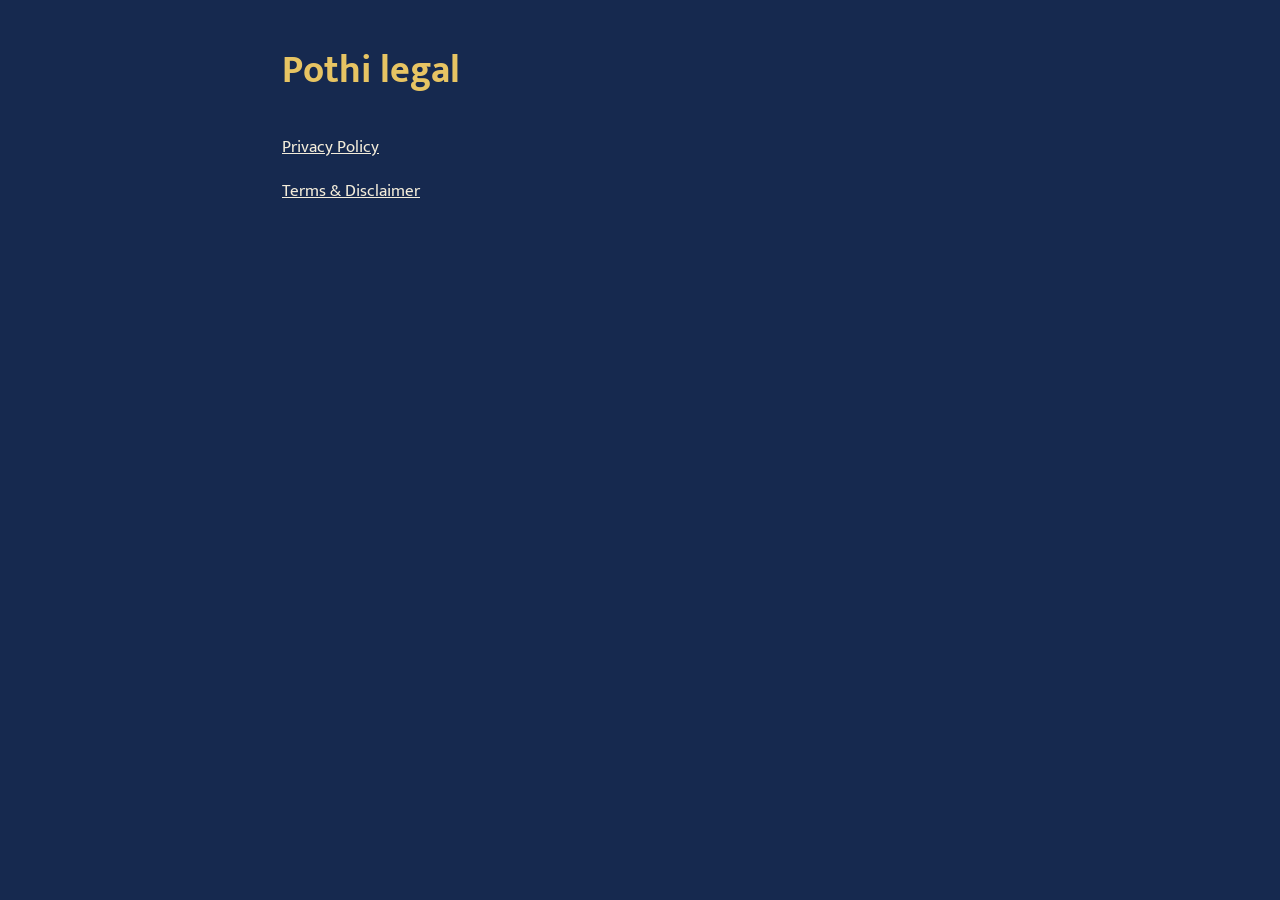
<file: index.html>
<!doctype html>
<html lang="en" data-theme="royal" data-lang="en">
  <head>
    <meta charset="utf-8">
    <meta name="viewport" content="width=device-width, initial-scale=1">
    <title>Pothi legal</title>
    <meta name="description" content="The Pothi app's privacy policy and terms.">
    <meta name="theme-color" content="#16294F">
    <link rel="canonical" href="https://navjeetmalli-pixel.github.io/pothi-legal/">
    <link rel="icon" href="favicon.ico" sizes="any">
    <link rel="stylesheet" href="styles.css">
    <link rel="stylesheet" href="assets/content.css">
  </head>
  <body>
    <main id="main">
      <article class="about-page page-wrap reader-flow">
        <header class="about-head"><h1>Pothi legal</h1></header>
        <div class="about-body">
          <p><a href="privacy/">Privacy Policy</a></p>
          <p><a href="terms/">Terms &amp; Disclaimer</a></p>
        </div>
      </article>
    </main>
  </body>
</html>
</file>
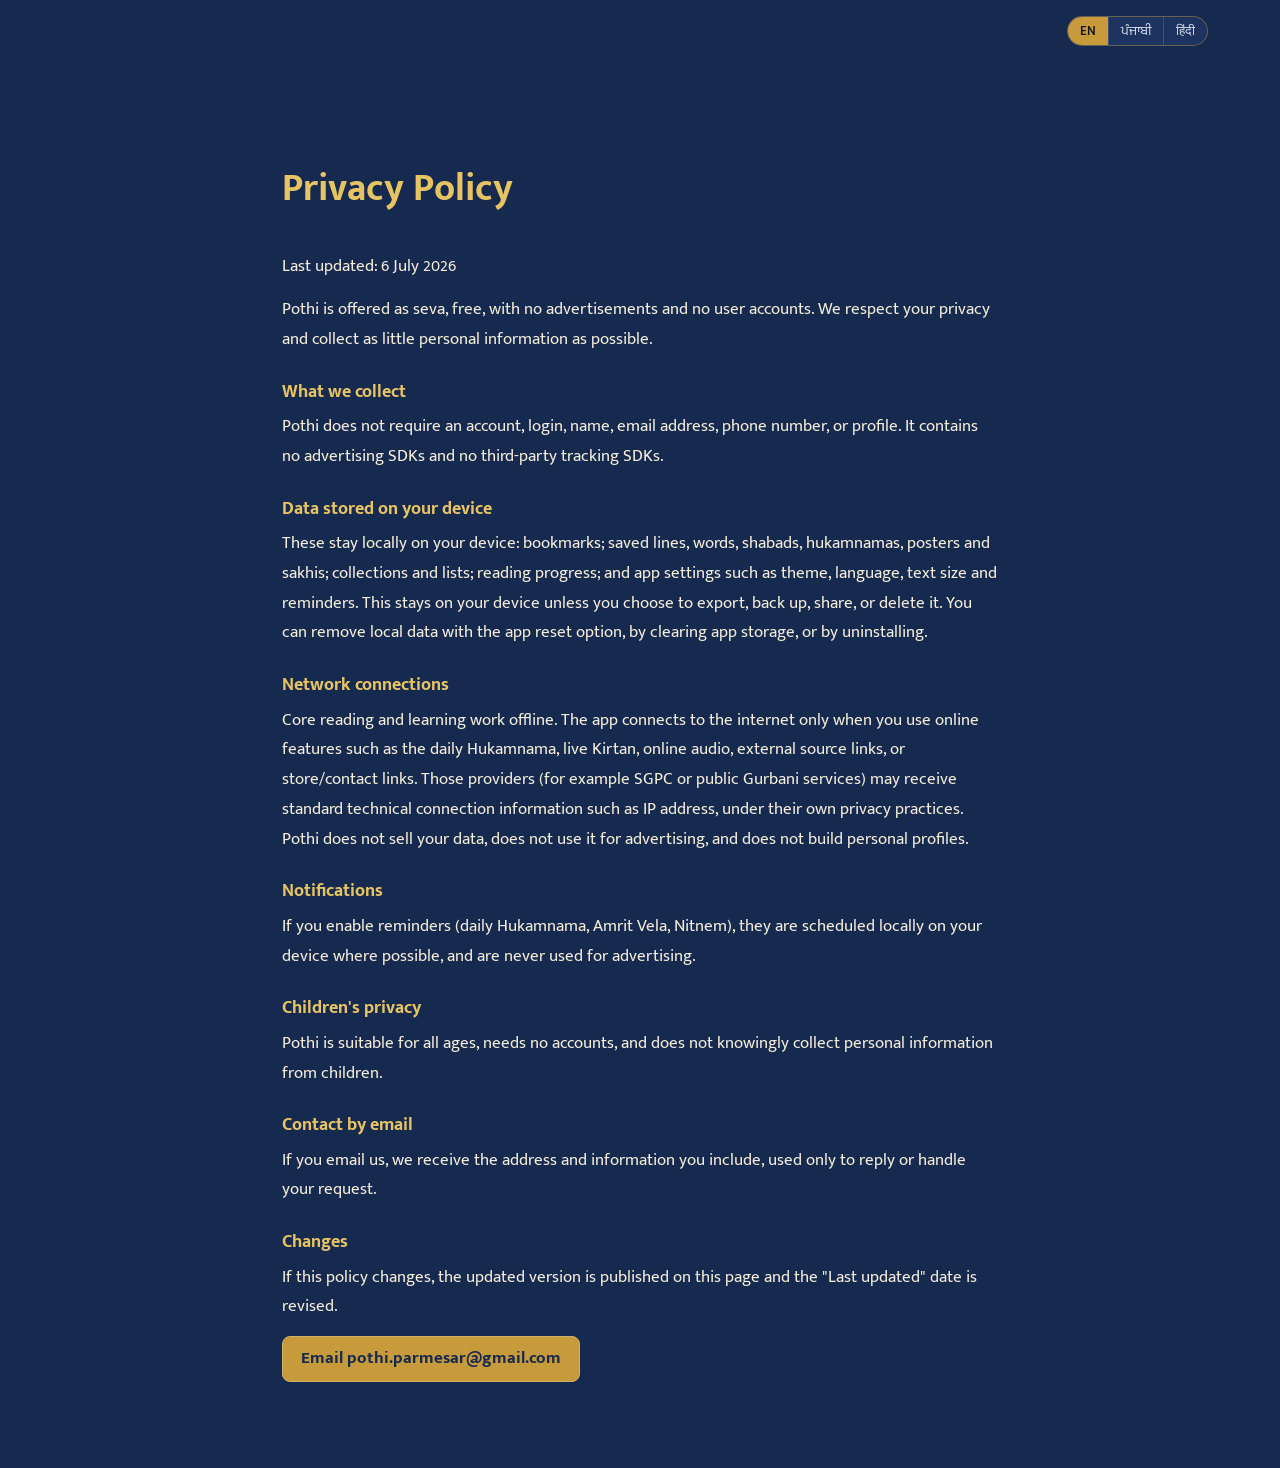
<file: privacy/index.html>
<!doctype html>
<html lang="en" data-theme="royal" data-lang="en">
  <head>
    <meta charset="utf-8">
    <meta name="viewport" content="width=device-width, initial-scale=1">
    <title>Privacy Policy · POTHI</title>
    <meta name="description" content="Last updated: 6 July 2026 Pothi is offered as seva, free, with no advertisements and no user accounts. We respect your privacy and collect as little personal information as possibl">
    <meta name="theme-color" content="#16294F">
    <meta property="og:title" content="Privacy Policy · POTHI">
    <meta property="og:description" content="Last updated: 6 July 2026 Pothi is offered as seva, free, with no advertisements and no user accounts. We respect your privacy and collect as little personal information as possibl">
    <meta property="og:type" content="website">
    <meta property="og:url" content="https://navjeetmalli-pixel.github.io/pothi-legal/privacy/">
    <meta property="og:image" content="https://navjeetmalli-pixel.github.io/pothi-legal/assets/icon/icon-192.png">
    <link rel="canonical" href="https://navjeetmalli-pixel.github.io/pothi-legal/privacy/">
    <link rel="icon" href="../favicon.ico" sizes="any">
    <link rel="icon" type="image/png" sizes="32x32" href="../assets/icon/icon-32.png">
    <link rel="apple-touch-icon" href="../assets/icon/icon-180.png">
    <link rel="stylesheet" href="../styles.css">
    <link rel="stylesheet" href="../assets/content.css">
  </head>
  <body>
    <main id="main">
      <div class="page-wrap" style="display:flex;justify-content:flex-end;padding-top:1rem">
        <div class="lang-toggle" role="group" aria-label="Choose language" data-lang-toggle>
          <button type="button" data-lang-choice="en">EN</button>
          <button type="button" data-lang-choice="pa" class="gurmukhi">ਪੰਜਾਬੀ</button>
          <button type="button" data-lang-choice="hi">हिंदी</button>
        </div>
      </div>
<article class="about-page page-wrap reader-flow">
        
        <header class="about-head"><h1><span class="t t-en" lang="en">Privacy Policy</span><span class="t t-pa gurmukhi" lang="pa">ਨਿੱਜਤਾ ਨੀਤੀ</span><span class="t t-hi" lang="hi">गोपनीयता नीति</span></h1></header>
        <div class="about-body"><div class="t t-en" lang="en"><p>Last updated: 6 July 2026</p>
<p>Pothi is offered as seva, free, with no advertisements and no user accounts. We respect your privacy and collect as little personal information as possible.</p>
<h2>What we collect</h2>
<p>Pothi does not require an account, login, name, email address, phone number, or profile. It contains no advertising SDKs and no third-party tracking SDKs.</p>
<h2>Data stored on your device</h2>
<p>These stay locally on your device: bookmarks; saved lines, words, shabads, hukamnamas, posters and sakhis; collections and lists; reading progress; and app settings such as theme, language, text size and reminders. This stays on your device unless you choose to export, back up, share, or delete it. You can remove local data with the app reset option, by clearing app storage, or by uninstalling.</p>
<h2>Network connections</h2>
<p>Core reading and learning work offline. The app connects to the internet only when you use online features such as the daily Hukamnama, live Kirtan, online audio, external source links, or store/contact links. Those providers (for example SGPC or public Gurbani services) may receive standard technical connection information such as IP address, under their own privacy practices. Pothi does not sell your data, does not use it for advertising, and does not build personal profiles.</p>
<h2>Notifications</h2>
<p>If you enable reminders (daily Hukamnama, Amrit Vela, Nitnem), they are scheduled locally on your device where possible, and are never used for advertising.</p>
<h2>Children&#x27;s privacy</h2>
<p>Pothi is suitable for all ages, needs no accounts, and does not knowingly collect personal information from children.</p>
<h2>Contact by email</h2>
<p>If you email us, we receive the address and information you include, used only to reply or handle your request.</p>
<h2>Changes</h2>
<p>If this policy changes, the updated version is published on this page and the &quot;Last updated&quot; date is revised.</p></div><div class="t t-pa gurmukhi" lang="pa"><p class="gurmukhi">ਆਖਰੀ ਵਾਰ ਅਪਡੇਟ: 6 ਜੁਲਾਈ 2026</p>
<p class="gurmukhi">ਪੋਥੀ ਸੇਵਾ ਵਜੋਂ ਭੇਟ ਕੀਤੀ ਗਈ ਹੈ: ਮੁਫ਼ਤ, ਬਿਨਾਂ ਇਸ਼ਤਿਹਾਰਾਂ ਅਤੇ ਬਿਨਾਂ ਯੂਜ਼ਰ ਖਾਤਿਆਂ ਦੇ। ਅਸੀਂ ਤੁਹਾਡੀ ਨਿੱਜਤਾ ਦਾ ਸਤਿਕਾਰ ਕਰਦੇ ਹਾਂ ਅਤੇ ਜਿੰਨੀ ਹੋ ਸਕੇ ਓਨੀ ਘੱਟ ਨਿੱਜੀ ਜਾਣਕਾਰੀ ਇਕੱਠੀ ਕਰਦੇ ਹਾਂ।</p>
<h2>ਅਸੀਂ ਕੀ ਇਕੱਠਾ ਕਰਦੇ ਹਾਂ</h2>
<p class="gurmukhi">ਪੋਥੀ ਲਈ ਕਿਸੇ ਖਾਤੇ, ਲੌਗਇਨ, ਨਾਂ, ਈਮੇਲ ਪਤੇ, ਫ਼ੋਨ ਨੰਬਰ ਜਾਂ ਪ੍ਰੋਫ਼ਾਈਲ ਦੀ ਲੋੜ ਨਹੀਂ। ਐਪ ਵਿੱਚ ਨਾ ਕੋਈ ਇਸ਼ਤਿਹਾਰੀ SDK ਹੈ ਅਤੇ ਨਾ ਹੀ ਕੋਈ ਤੀਜੀ-ਧਿਰ ਦੀ ਟਰੈਕਿੰਗ SDK।</p>
<h2>ਤੁਹਾਡੇ ਡੀਵਾਈਸ &#x27;ਤੇ ਸਾਂਭਿਆ ਡਾਟਾ</h2>
<p class="gurmukhi">ਇਹ ਸਭ ਕੁਝ ਤੁਹਾਡੇ ਡੀਵਾਈਸ &#x27;ਤੇ ਹੀ ਰਹਿੰਦਾ ਹੈ: ਬੁੱਕਮਾਰਕ; ਸਾਂਭੀਆਂ ਹੋਈਆਂ ਤੁਕਾਂ, ਲਫ਼ਜ਼, ਸ਼ਬਦ, ਹੁਕਮਨਾਮੇ, ਪੋਸਟਰ ਅਤੇ ਸਾਖੀਆਂ; ਸੰਗ੍ਰਹਿ ਅਤੇ ਸੂਚੀਆਂ; ਪੜ੍ਹਨ ਦੀ ਪ੍ਰਗਤੀ; ਅਤੇ ਐਪ ਸੈਟਿੰਗਾਂ ਜਿਵੇਂ ਥੀਮ, ਭਾਸ਼ਾ, ਅੱਖਰਾਂ ਦਾ ਆਕਾਰ ਅਤੇ ਰਿਮਾਈਂਡਰ। ਇਹ ਡਾਟਾ ਉਦੋਂ ਤੱਕ ਤੁਹਾਡੇ ਡੀਵਾਈਸ &#x27;ਤੇ ਹੀ ਰਹਿੰਦਾ ਹੈ ਜਦੋਂ ਤੱਕ ਤੁਸੀਂ ਆਪ ਇਸਨੂੰ ਐਕਸਪੋਰਟ, ਬੈਕਅੱਪ, ਸਾਂਝਾ ਜਾਂ ਡਿਲੀਟ ਨਹੀਂ ਕਰਦੇ। ਤੁਸੀਂ ਐਪ ਦੇ ਰੀਸੈੱਟ ਵਿਕਲਪ ਰਾਹੀਂ, ਐਪ ਸਟੋਰੇਜ ਸਾਫ਼ ਕਰਕੇ, ਜਾਂ ਐਪ ਅਣਇੰਸਟਾਲ ਕਰਕੇ ਇਹ ਡਾਟਾ ਹਟਾ ਸਕਦੇ ਹੋ।</p>
<h2>ਨੈੱਟਵਰਕ ਕਨੈਕਸ਼ਨ</h2>
<p class="gurmukhi">ਮੁੱਖ ਪਾਠ ਅਤੇ ਸਿੱਖਿਆ ਆਫ਼ਲਾਈਨ ਕੰਮ ਕਰਦੇ ਹਨ। ਐਪ ਇੰਟਰਨੈੱਟ ਨਾਲ ਸਿਰਫ਼ ਉਦੋਂ ਜੁੜਦੀ ਹੈ ਜਦੋਂ ਤੁਸੀਂ ਆਨਲਾਈਨ ਫ਼ੀਚਰ ਵਰਤਦੇ ਹੋ, ਜਿਵੇਂ ਰੋਜ਼ਾਨਾ ਹੁਕਮਨਾਮਾ, ਲਾਈਵ ਕੀਰਤਨ, ਆਨਲਾਈਨ ਆਡੀਓ, ਬਾਹਰੀ ਸਰੋਤਾਂ ਦੇ ਲਿੰਕ, ਜਾਂ ਸਟੋਰ/ਸੰਪਰਕ ਲਿੰਕ। ਇਹ ਸੇਵਾਵਾਂ ਦੇਣ ਵਾਲੇ (ਜਿਵੇਂ SGPC ਜਾਂ ਜਨਤਕ ਗੁਰਬਾਣੀ ਸੇਵਾਵਾਂ) ਆਪਣੀਆਂ ਨਿੱਜਤਾ ਨੀਤੀਆਂ ਅਧੀਨ ਆਮ ਤਕਨੀਕੀ ਜਾਣਕਾਰੀ, ਜਿਵੇਂ IP ਪਤਾ, ਪ੍ਰਾਪਤ ਕਰ ਸਕਦੇ ਹਨ। ਪੋਥੀ ਤੁਹਾਡਾ ਡਾਟਾ ਨਾ ਵੇਚਦੀ ਹੈ, ਨਾ ਇਸ਼ਤਿਹਾਰਬਾਜ਼ੀ ਲਈ ਵਰਤਦੀ ਹੈ, ਅਤੇ ਨਾ ਹੀ ਕੋਈ ਨਿੱਜੀ ਪ੍ਰੋਫ਼ਾਈਲ ਬਣਾਉਂਦੀ ਹੈ।</p>
<h2>ਸੂਚਨਾਵਾਂ</h2>
<p class="gurmukhi">ਜੇ ਤੁਸੀਂ ਰਿਮਾਈਂਡਰ ਚਾਲੂ ਕਰਦੇ ਹੋ (ਰੋਜ਼ਾਨਾ ਹੁਕਮਨਾਮਾ, ਅੰਮ੍ਰਿਤ ਵੇਲਾ, ਨਿਤਨੇਮ), ਤਾਂ ਇਹ ਜਿੱਥੋਂ ਤੱਕ ਸੰਭਵ ਹੋਵੇ ਤੁਹਾਡੇ ਡੀਵਾਈਸ &#x27;ਤੇ ਹੀ ਸਥਾਨਕ ਤੌਰ &#x27;ਤੇ ਤੈਅ ਕੀਤੇ ਜਾਂਦੇ ਹਨ, ਅਤੇ ਕਦੇ ਵੀ ਇਸ਼ਤਿਹਾਰਬਾਜ਼ੀ ਲਈ ਨਹੀਂ ਵਰਤੇ ਜਾਂਦੇ।</p>
<h2>ਬੱਚਿਆਂ ਦੀ ਨਿੱਜਤਾ</h2>
<p class="gurmukhi">ਪੋਥੀ ਹਰ ਉਮਰ ਲਈ ਢੁਕਵੀਂ ਹੈ, ਇਸ ਲਈ ਕਿਸੇ ਖਾਤੇ ਦੀ ਲੋੜ ਨਹੀਂ, ਅਤੇ ਇਹ ਜਾਣ-ਬੁੱਝ ਕੇ ਬੱਚਿਆਂ ਤੋਂ ਕੋਈ ਨਿੱਜੀ ਜਾਣਕਾਰੀ ਇਕੱਠੀ ਨਹੀਂ ਕਰਦੀ।</p>
<h2>ਈਮੇਲ ਰਾਹੀਂ ਸੰਪਰਕ</h2>
<p class="gurmukhi">ਜੇ ਤੁਸੀਂ ਸਾਨੂੰ ਈਮੇਲ ਕਰਦੇ ਹੋ, ਤਾਂ ਸਾਨੂੰ ਤੁਹਾਡਾ ਈਮੇਲ ਪਤਾ ਅਤੇ ਤੁਹਾਡੀ ਭੇਜੀ ਹੋਈ ਜਾਣਕਾਰੀ ਮਿਲਦੀ ਹੈ, ਜੋ ਸਿਰਫ਼ ਜਵਾਬ ਦੇਣ ਜਾਂ ਤੁਹਾਡੀ ਬੇਨਤੀ ਪੂਰੀ ਕਰਨ ਲਈ ਵਰਤੀ ਜਾਂਦੀ ਹੈ।</p>
<h2>ਤਬਦੀਲੀਆਂ</h2>
<p class="gurmukhi">ਜੇ ਇਸ ਨੀਤੀ ਵਿੱਚ ਕੋਈ ਤਬਦੀਲੀ ਹੁੰਦੀ ਹੈ, ਤਾਂ ਨਵਾਂ ਰੂਪ ਇਸੇ ਪੰਨੇ &#x27;ਤੇ ਪ੍ਰਕਾਸ਼ਿਤ ਕੀਤਾ ਜਾਂਦਾ ਹੈ ਅਤੇ &quot;ਆਖਰੀ ਵਾਰ ਅਪਡੇਟ&quot; ਦੀ ਮਿਤੀ ਬਦਲ ਦਿੱਤੀ ਜਾਂਦੀ ਹੈ।</p></div><div class="t t-hi" lang="hi"><p>अंतिम अपडेट: 6 जुलाई 2026</p>
<p>पोथी को सेवा के रूप में प्रस्तुत किया जाता है, मुफ्त, बिना विज्ञापन और उपयोगकर्ता खातों के। हम आपकी गोपनीयता का सम्मान करते हैं और न्यूनतम व्यक्तिगत जानकारी एकत्र करते हैं।</p>
<h2>हम क्या एकत्र करते हैं</h2>
<p>पोथी को खाता, लॉगिन, नाम, ईमेल पता, फ़ोन नंबर, या प्रोफ़ाइल की आवश्यकता नहीं है। इसमें कोई विज्ञापन SDKs और कोई तीसरे पक्ष की ट्रैकिंग SDKs नहीं है।</p>
<h2>आपके डिवाइस पर संग्रहीत डेटा</h2>
<p>ये आपके डिवाइस पर स्थानीय रूप से रहते हैं: बुकमार्क; सुरक्षित पंक्तियां, शब्द, शबद, हुकमनामे, पोस्टर और साखियां; संग्रह और सूचियां; पढ़ने की प्रगति; और ऐप सेटिंग्स जैसे थीम, भाषा, पाठ आकार और रिमाइंडर। यह आपके डिवाइस पर रहता है जब तक आप इसे निर्यात, बैकअप, साझा, या हटाना नहीं चुनते। आप ऐप रीसेट विकल्प, ऐप स्टोरेज साफ़ करके, या अनइंस्टॉल करके स्थानीय डेटा हटा सकते हैं।</p>
<h2>नेटवर्क कनेक्शन</h2>
<p>मुख्य पढ़ने और सीखना ऑफ़लाइन काम करते हैं। ऐप इंटरनेट से केवल तभी जुड़ता है जब आप ऑनलाइन सुविधाओं का उपयोग करते हैं जैसे दैनिक हुकमनामा, लाइव कीर्तन, ऑनलाइन ऑडियो, बाहरी स्रोत लिंक, या स्टोर/संपर्क लिंक। वे प्रदाता (उदाहरण के लिए SGPC या सार्वजनिक गुरबाणी सेवाएं) मानक तकनीकी कनेक्शन जानकारी जैसे IP पता प्राप्त कर सकते हैं, अपनी गोपनीयता प्रथाओं के तहत। पोथी आपके डेटा को नहीं बेचता है, इसे विज्ञापन के लिए उपयोग नहीं करता है, और व्यक्तिगत प्रोफ़ाइल नहीं बनाता है।</p>
<h2>सूचनाएं</h2>
<p>यदि आप रिमाइंडर (दैनिक हुकमनामा, अमृत वेला, नितनेम) सक्षम करते हैं, तो वे जहां संभव हो आपके डिवाइस पर स्थानीय रूप से शेड्यूल किए जाते हैं और कभी विज्ञापन के लिए उपयोग नहीं किए जाते हैं।</p>
<h2>बच्चों की गोपनीयता</h2>
<p>पोथी सभी उम्र के लिए उपयुक्त है, खातों की आवश्यकता नहीं है, और जानबूझकर बच्चों से व्यक्तिगत जानकारी एकत्र नहीं करता है।</p>
<h2>ईमेल द्वारा संपर्क करें</h2>
<p>यदि आप हमें ईमेल करते हैं, तो हम आपका पता और जानकारी प्राप्त करते हैं जो आप शामिल करते हैं, केवल उत्तर देने या आपके अनुरोध को संभालने के लिए उपयोग किया जाता है।</p>
<h2>परिवर्तन</h2>
<p>यदि यह नीति बदलती है, तो अपडेट किया गया संस्करण इस पृष्ठ पर प्रकाशित होता है और &quot;अंतिम अपडेट&quot; तारीख संशोधित की जाती है।</p></div></div>
        <p class="about-actions"><a class="button button-primary" href="mailto:pothi.parmesar@gmail.com?subject=Pothi%20privacy%20question">Email pothi.parmesar@gmail.com</a></p>
      </article>
    </main>
    <script defer src="../assets/content.js"></script>
  </body>
</html>
</file>
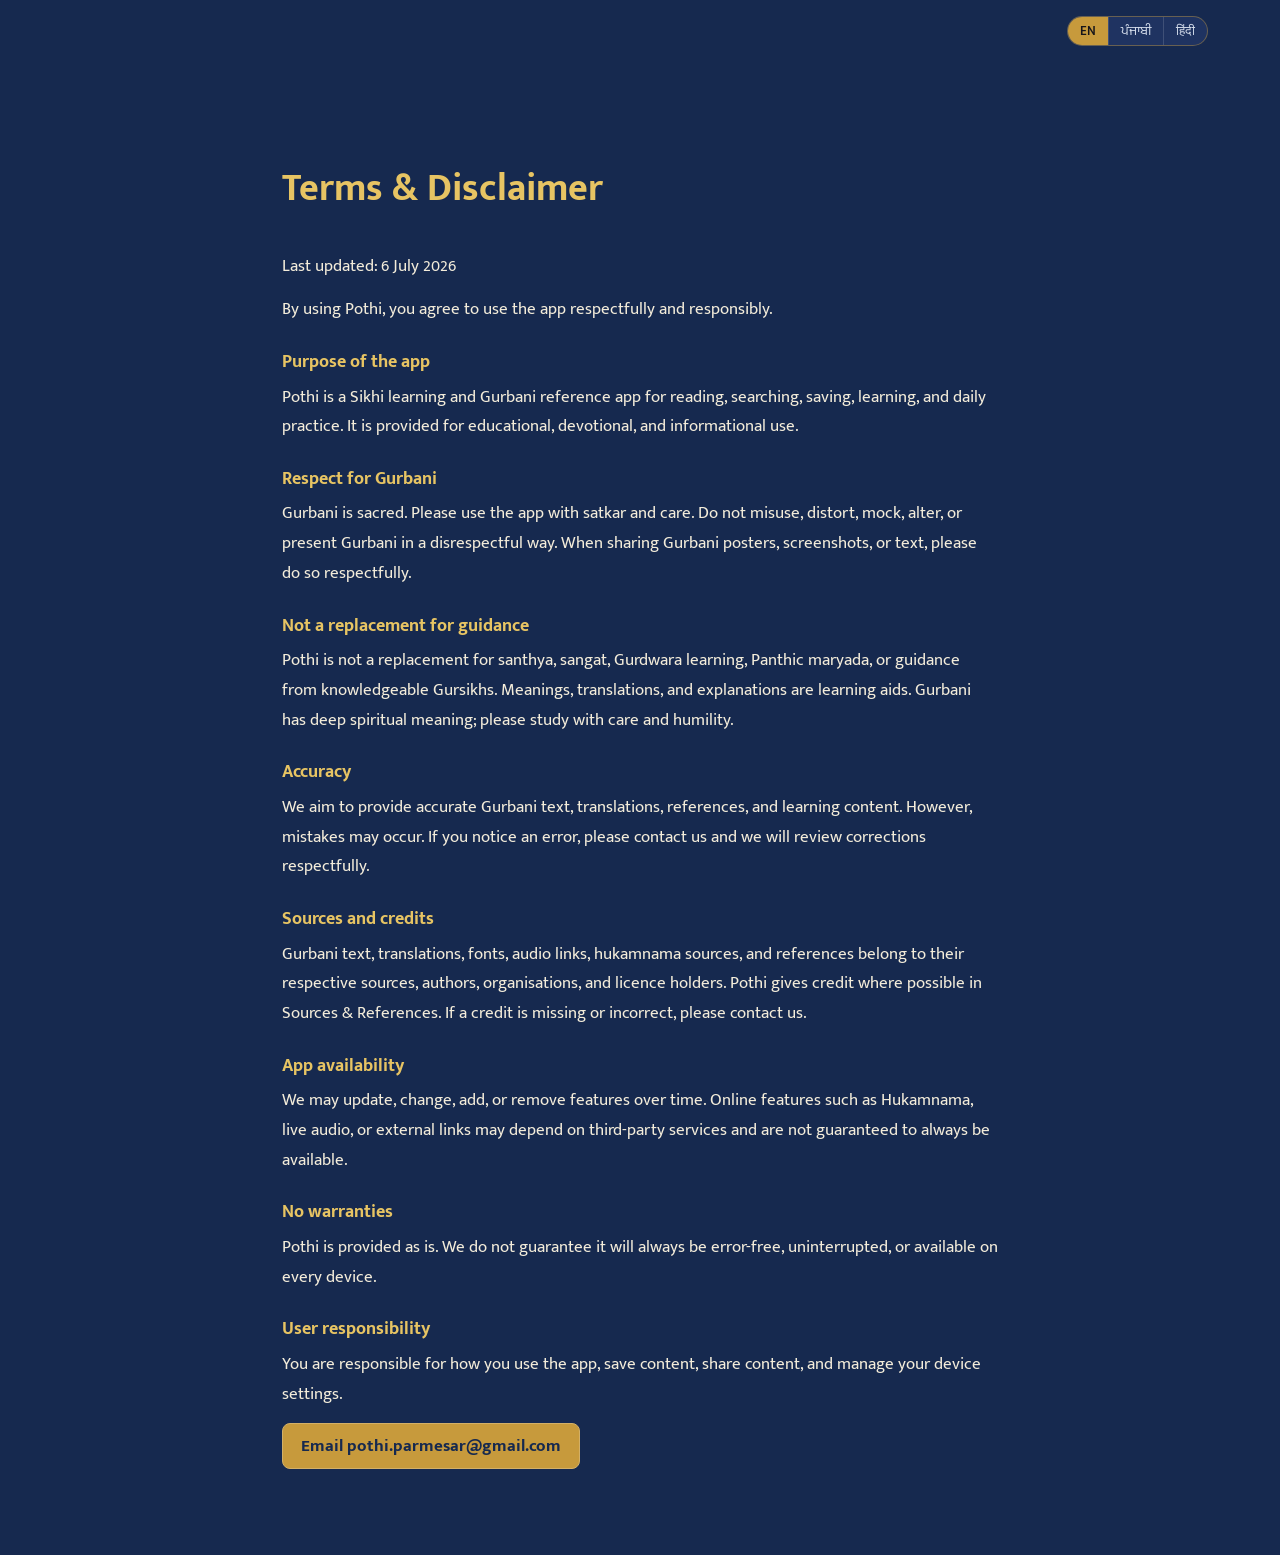
<file: terms/index.html>
<!doctype html>
<html lang="en" data-theme="royal" data-lang="en">
  <head>
    <meta charset="utf-8">
    <meta name="viewport" content="width=device-width, initial-scale=1">
    <title>Terms &amp; Disclaimer · POTHI</title>
    <meta name="description" content="Last updated: 6 July 2026 By using Pothi, you agree to use the app respectfully and responsibly. # Purpose of the app Pothi is a Sikhi learning and Gurbani reference app for readin">
    <meta name="theme-color" content="#16294F">
    <meta property="og:title" content="Terms &amp; Disclaimer · POTHI">
    <meta property="og:description" content="Last updated: 6 July 2026 By using Pothi, you agree to use the app respectfully and responsibly. # Purpose of the app Pothi is a Sikhi learning and Gurbani reference app for readin">
    <meta property="og:type" content="website">
    <meta property="og:url" content="https://navjeetmalli-pixel.github.io/pothi-legal/terms/">
    <meta property="og:image" content="https://navjeetmalli-pixel.github.io/pothi-legal/assets/icon/icon-192.png">
    <link rel="canonical" href="https://navjeetmalli-pixel.github.io/pothi-legal/terms/">
    <link rel="icon" href="../favicon.ico" sizes="any">
    <link rel="icon" type="image/png" sizes="32x32" href="../assets/icon/icon-32.png">
    <link rel="apple-touch-icon" href="../assets/icon/icon-180.png">
    <link rel="stylesheet" href="../styles.css">
    <link rel="stylesheet" href="../assets/content.css">
  </head>
  <body>
    <main id="main">
      <div class="page-wrap" style="display:flex;justify-content:flex-end;padding-top:1rem">
        <div class="lang-toggle" role="group" aria-label="Choose language" data-lang-toggle>
          <button type="button" data-lang-choice="en">EN</button>
          <button type="button" data-lang-choice="pa" class="gurmukhi">ਪੰਜਾਬੀ</button>
          <button type="button" data-lang-choice="hi">हिंदी</button>
        </div>
      </div>
<article class="about-page page-wrap reader-flow">
        
        <header class="about-head"><h1><span class="t t-en" lang="en">Terms &amp; Disclaimer</span><span class="t t-pa gurmukhi" lang="pa">ਸ਼ਰਤਾਂ ਅਤੇ ਪਰਾਅਦਾ</span><span class="t t-hi" lang="hi">शर्तें और अस्वीकरण</span></h1></header>
        <div class="about-body"><div class="t t-en" lang="en"><p>Last updated: 6 July 2026</p>
<p>By using Pothi, you agree to use the app respectfully and responsibly.</p>
<h2>Purpose of the app</h2>
<p>Pothi is a Sikhi learning and Gurbani reference app for reading, searching, saving, learning, and daily practice. It is provided for educational, devotional, and informational use.</p>
<h2>Respect for Gurbani</h2>
<p>Gurbani is sacred. Please use the app with satkar and care. Do not misuse, distort, mock, alter, or present Gurbani in a disrespectful way. When sharing Gurbani posters, screenshots, or text, please do so respectfully.</p>
<h2>Not a replacement for guidance</h2>
<p>Pothi is not a replacement for santhya, sangat, Gurdwara learning, Panthic maryada, or guidance from knowledgeable Gursikhs. Meanings, translations, and explanations are learning aids. Gurbani has deep spiritual meaning; please study with care and humility.</p>
<h2>Accuracy</h2>
<p>We aim to provide accurate Gurbani text, translations, references, and learning content. However, mistakes may occur. If you notice an error, please contact us and we will review corrections respectfully.</p>
<h2>Sources and credits</h2>
<p>Gurbani text, translations, fonts, audio links, hukamnama sources, and references belong to their respective sources, authors, organisations, and licence holders. Pothi gives credit where possible in Sources &amp; References. If a credit is missing or incorrect, please contact us.</p>
<h2>App availability</h2>
<p>We may update, change, add, or remove features over time. Online features such as Hukamnama, live audio, or external links may depend on third-party services and are not guaranteed to always be available.</p>
<h2>No warranties</h2>
<p>Pothi is provided as is. We do not guarantee it will always be error-free, uninterrupted, or available on every device.</p>
<h2>User responsibility</h2>
<p>You are responsible for how you use the app, save content, share content, and manage your device settings.</p></div><div class="t t-pa gurmukhi" lang="pa"><p class="gurmukhi">ਆਖਰੀ ਅਪਡੇਟ: 21 ਅਗਸਤ 2026</p>
<p class="gurmukhi">ਪੋਥੀ ਦਾ ਉਪਯੋਗ ਕਰਕੇ, ਤੁਸੀਂ ਐਪ ਨੂੰ ਸਤਿਕਾਰ ਅਤੇ ਜ਼ਿੰਮੇਵਾਰੀ ਨਾਲ ਵਰਤਣ ਲਈ ਸਹਮਤ ਹੋ।</p>
<h2>ਐਪ ਦਾ ਉਦੇਸ਼</h2>
<p class="gurmukhi">ਪੋਥੀ ਇੱਕ ਸਿੱਖੀ ਸਿੱਖਣ ਅਤੇ ਗੁਰਬਾਣੀ ਹਵਾਲਾ ਐਪ ਹੈ ਪੜ੍ਹਨ, ਖੋਜਣ, ਸੁਰੱਖਿਅਤ ਕਰਨ, ਸਿੱਖਣ ਅਤੇ ਰੋਜ਼ਾਨਾ ਅਭਿਆਸ ਲਈ। ਇਸਨੂੰ ਵਿੱਦਿਅਕ, ਭਗਤੀ ਅਤੇ ਜਾਣਕਾਰੀ ਵਰਤੋਂ ਲਈ ਪ੍ਰਦਾਨ ਕੀਤਾ ਜਾਂਦਾ ਹੈ।</p>
<h2>ਗੁਰਬਾਣੀ ਪ੍ਰਤੀ ਆਦਰ</h2>
<p class="gurmukhi">ਗੁਰਬਾਣੀ ਪਵਿੱਤਰ ਹੈ। ਬਿਨਤੀ ਹੈ ਐਪ ਨੂੰ ਸਤਿਕਾਰ ਅਤੇ ਯਤਨ ਨਾਲ ਵਰਤੋ। ਗੁਰਬਾਣੀ ਦੀ ਗ਼ਲਤ ਵਰਤੋਂ, ਵਿਗਾੜ, ਮਖ਼ੌਲ, ਬਦਲਾਵ, ਜਾਂ ਅਪਮਾਨ ਨਾਲ ਪੇਸ਼ ਨਾ ਕਰੋ। ਗੁਰਬਾਣੀ ਪੋਸਟਰ, ਸਕ੍ਰੀਨ ਸ਼ਾਟ, ਜਾਂ ਲਿਖਤ ਸ਼ੇਅਰ ਕਰਦੇ ਸਮੇਂ, ਸਤਿਕਾਰ ਨਾਲ ਕਰੋ।</p>
<h2>ਅਗਵਾਈ ਦੀ ਥਾਂ ਨਹੀਂ</h2>
<p class="gurmukhi">ਪੋਥੀ ਸੰਥਿਆ, ਸੰਗਤ, ਗੁਰਦੁਆਰਾ ਸਿੱਖਿਆ, ਪੰਥਕ ਮਰਯਾਦਾ, ਜਾਂ ਜਾਣਕਾਰ ਗੁਰਸਿੱਖਾਂ ਦੀ ਅਗਵਾਈ ਦੀ ਥਾਂ ਨਹੀਂ ਹੈ। ਅਰਥ, ਅਨੁਵਾਦ, ਅਤੇ ਵਿਆਖਿਆਵਾਂ ਸਿੱਖਿਆ ਸਹਾਇਤਾ ਹਨ। ਗੁਰਬਾਣੀ ਦਾ ਡੂੰਘਾ ਆਤਮਕ ਅਰਥ ਹੈ; ਬਿਨਤੀ ਹੈ ਧਿਆਨ ਅਤੇ ਨਿਮਰਤਾ ਨਾਲ ਅਧਿਐਨ ਕਰੋ।</p>
<h2>ਸ਼ੁੱਧਤਾ</h2>
<p class="gurmukhi">ਅਸੀਂ ਸਹੀ ਗੁਰਬਾਣੀ ਪਾਠ, ਅਨੁਵਾਦ, ਹਵਾਲੇ, ਅਤੇ ਸਿੱਖਿਆ ਸਮਗਰੀ ਦਾ ਯਤਨ ਕਰਦੇ ਹਾਂ। ਪਰ ਗ਼ਲਤੀਆਂ ਹੋ ਸਕਦੀਆਂ ਹਨ। ਜੇ ਤੁਸੀਂ ਕੋਈ ਗ਼ਲਤੀ ਵੇਖਦੇ ਹੋ, ਤਾਂ ਸਾਡੇ ਨਾਲ ਸੰਪਰਕ ਕਰੋ ਅਤੇ ਅਸੀਂ ਸੁਧਾਰਾਂ ਨੂੰ ਆਦਰ ਨਾਲ ਜਾਂਚਾਂਗੇ।</p>
<h2>AI ਦੀ ਮਦਦ ਨਾਲ ਬਣੀ</h2>
<p class="gurmukhi">ਪੋਥੀ AI ਸੰਦਾਂ ਦੀ ਮਦਦ ਨਾਲ ਬਣਾਈ ਗਈ ਹੈ: ਇਸ ਦਾ ਕੋਡ, ਇਸ ਦਾ ਖਾਕਾ, ਅਤੇ ਕੁਝ ਗ਼ੈਰ-ਗੁਰਬਾਣੀ ਲਿਖਤ। ਗੁਰਬਾਣੀ, ਇਸ ਦੇ ਅਰਥ ਅਤੇ ਸਿੱਖ ਤੱਥ ਕਦੇ ਵੀ AI ਤੋਂ ਨਹੀਂ ਬਣਾਏ ਜਾਂਦੇ; ਇਹ ਪਰਖੇ ਹੋਏ ਸਰੋਤਾਂ ਤੋਂ ਲਏ ਜਾਂਦੇ ਹਨ ਅਤੇ ਸਰੋਤ ਅਤੇ ਹਵਾਲੇ ਵਿੱਚ ਦਰਜ ਹਨ। ਫਿਰ ਵੀ ਇਸ ਤਰ੍ਹਾਂ ਬਣੀ ਐਪ ਵਿੱਚ ਗ਼ਲਤੀਆਂ ਰਹਿ ਸਕਦੀਆਂ ਹਨ, ਇਸ ਲਈ ਜੋ ਕੁਝ ਗ਼ਲਤ ਲੱਗੇ ਸਾਨੂੰ ਦੱਸੋ।</p>
<h2>ਸਰੋਤ ਅਤੇ ਕ੍ਰੈਡਿਟ</h2>
<p class="gurmukhi">ਗੁਰਬਾਣੀ ਪਾਠ, ਅਨੁਵਾਦ, ਫਾਂਟ, ਆਡੀਓ ਲਿੰਕ, ਹੁਕਮਨਾਮਾ ਸਰੋਤ, ਅਤੇ ਹਵਾਲੇ ਤਮਾਮ ਸਰੋਤਾਂ, ਲੇਖਕਾਂ, ਸੰਗਠਨਾਂ, ਅਤੇ ਲਾਈਸੈਂਸ ਧਾਰਕਾਂ ਨਾਲ ਸਬੰਧਤ ਹਨ। ਪੋਥੀ ਜਿਥੇ ਸੰਭਵ ਹੋ ਸਰੋਤ ਅਤੇ ਹਵਾਲੇ ਵਿੱਚ ਆਸਾਰ ਦਿੰਦੀ ਹੈ। ਜੇ ਕੋਈ ਆਸਾਰ ਗੁੰਮ ਜਾਂ ਗ਼ਲਤ ਹੈ, ਤਾਂ ਸਾਡੇ ਨਾਲ ਸੰਪਰਕ ਕਰੋ।</p>
<h2>ਐਪ ਦੀ ਮੌਜੂਦਗੀ</h2>
<p class="gurmukhi">ਅਸੀਂ ਸਮੇਂ ਦੇ ਨਾਲ ਫੀਚਰ ਅਪਡੇਟ, ਤਬਦੀਲ, ਸ਼ਾਮਿਲ, ਜਾਂ ਹਟਾ ਸਕਦੇ ਹਾਂ। ਹੁਕਮਨਾਮਾ, ਲਾਈਵ ਆਡੀਓ, ਜਾਂ ਬਾਹਰੀ ਲਿੰਕ ਜਿਵੇਂ ਆਨਲਾਈਨ ਫੀਚਰ ਤੀਜੇ-ਧਿਰ ਸੇਵਾਵਾਂ &#x27;ਤੇ ਨਿਰਭਰ ਹੋ ਸਕਦੇ ਹਨ ਅਤੇ ਹਮੇਸ਼ਾ ਉਪਲਬਧ ਹੋਣ ਦੀ ਗਰੰਟੀ ਨਹੀਂ।</p>
<h2>ਕੋਈ ਵਾਰਨਟੀ ਨਹੀਂ</h2>
<p class="gurmukhi">ਪੋਥੀ ਜਿਵੇਂ ਹੈ ਪ੍ਰਦਾਨ ਕੀਤੀ ਜਾਂਦੀ ਹੈ। ਅਸੀਂ ਇਸ ਦੀ ਗਰੰਟੀ ਨਹੀਂ ਦਿੰਦੇ ਕਿ ਇਹ ਹਮੇਸ਼ਾ ਤੁਰੰਤ, ਜਾਂ ਹਰ ਡਿਵਾਈਸ &#x27;ਤੇ ਉਪਲਬਧ ਹੋਵੇ।</p>
<h2>ਯੂਜ਼ਰ ਦੀ ਜ਼ਿੰਮੇਵਾਰੀ</h2>
<p class="gurmukhi">ਤੁਸੀਂ ਜ਼ਿੰਮੇਵਾਰ ਹੋ ਕਿ ਤੁਸੀਂ ਐਪ ਨੂੰ ਕਿਵੇਂ ਵਰਤਦੇ ਹੋ, ਸਮਗਰੀ ਸੁਰੱਖਿਅਤ ਕਰਦੇ ਹੋ, ਸਮਗਰੀ ਸ਼ੇਅਰ ਕਰਦੇ ਹੋ, ਅਤੇ ਆਪਣੀ ਡਿਵਾਈਸ ਸੈਟਿੰਗ ਪਰਬੰਧ ਕਰਦੇ ਹੋ।</p></div><div class="t t-hi" lang="hi"><p>अंतिम अपडेट: 21 अगस्त 2026</p>
<p>पोथी का उपयोग करके, आप ऐप का सम्मानपूर्वक और जिम्मेदारी से उपयोग करने के लिए सहमत हैं।</p>
<h2>ऐप का उद्देश्य</h2>
<p>पोथी एक सिखी सीखने और गुरबाणी संदर्भ ऐप है जो पढ़ने, खोजने, सुरक्षित रखने, सीखने और दैनिक अभ्यास के लिए है। यह शैक्षणिक, भक्तिमय और सूचनात्मक उपयोग के लिए प्रदान की जाती है।</p>
<h2>गुरबाणी के प्रति सम्मान</h2>
<p>गुरबाणी पवित्र है। कृपया ऐप का उपयोग सतकार और देखभाल के साथ करें। गुरबाणी का दुरुपयोग, विकृति, उपहास, परिवर्तन, या अनुचित तरीके से प्रस्तुति न करें। गुरबाणी पोस्टर, स्क्रीनशॉट, या पाठ साझा करते समय, कृपया सम्मानपूर्वक करें।</p>
<h2>मार्गदर्शन का प्रतिस्थापन नहीं</h2>
<p>पोथी संथिया, संगत, गुरुद्वारा सीखने, पंथक मर्यादा, या जानकार गुरसिखों की मार्गदर्शन का प्रतिस्थापन नहीं है। अर्थ, अनुवाद, और व्याख्याएं सीखने के सहायक हैं। गुरबाणी का गहरा आध्यात्मिक अर्थ है; कृपया देखभाल और विनम्रता के साथ अध्ययन करें।</p>
<h2>सटीकता</h2>
<p>हम सटीक गुरबाणी पाठ, अनुवाद, संदर्भ और सीखने की सामग्री प्रदान करने का प्रयास करते हैं। हालांकि, गलतियां हो सकती हैं। यदि आप कोई त्रुटि देखते हैं, तो हमसे संपर्क करें और हम सुधारों की सम्मानपूर्वक समीक्षा करेंगे।</p>
<h2>AI की मदद से बनी</h2>
<p>पोथी AI साधनों की मदद से बनाई गई है: इसका कोड, इसका लेआउट, और कुछ गैर-गुरबाणी लिखत। गुरबाणी, उसके अर्थ और सिख तथ्य कभी AI से नहीं बनाए जाते; वे प्रमाणित स्रोतों से लिए जाते हैं और स्रोत और संदर्भ में दर्ज हैं। फिर भी इस तरह बनी ऐप में गलतियां रह सकती हैं, इसलिए जो कुछ गलत लगे हमें बताएं।</p>
<h2>स्रोत और श्रेय</h2>
<p>गुरबाणी पाठ, अनुवाद, फ़ॉन्ट, ऑडियो लिंक, हुकमनामा स्रोत, और संदर्भ उनके संबंधित स्रोतों, लेखकों, संगठनों और लाइसेंस धारकों के हैं। पोथी जहां संभव हो स्रोत और संदर्भ में श्रेय देता है। यदि कोई श्रेय अनुपस्थित या गलत है, तो कृपया हमसे संपर्क करें।</p>
<h2>ऐप उपलब्धता</h2>
<p>हम समय के साथ सुविधाओं को अपडेट, बदल, जोड़ या हटा सकते हैं। हुकमनामा, लाइव ऑडियो, या बाहरी लिंक जैसी ऑनलाइन सुविधाएं तीसरे पक्ष की सेवाओं पर निर्भर हो सकती हैं और हमेशा उपलब्ध होने की गारंटी नहीं है।</p>
<h2>कोई वारंटी नहीं</h2>
<p>पोथी जैसा है प्रदान की जाती है। हम गारंटी नहीं देते कि यह हमेशा त्रुटि-मुक्त, निरंतर, या हर डिवाइस पर उपलब्ध होगी।</p>
<h2>उपयोगकर्ता जिम्मेदारी</h2>
<p>आप इस बात के लिए जिम्मेदार हैं कि आप ऐप का उपयोग कैसे करते हैं, सामग्री को कैसे सुरक्षित रखते हैं, सामग्री को कैसे साझा करते हैं, और अपनी डिवाइस सेटिंग्स को कैसे प्रबंधित करते हैं।</p></div></div>
        <p class="about-actions"><a class="button button-primary" href="mailto:pothi.parmesar@gmail.com?subject=Pothi%20terms%20question">Email pothi.parmesar@gmail.com</a></p>
      </article>
    </main>
    <script defer src="../assets/content.js"></script>
  </body>
</html>
</file>
<file: styles.css>
@font-face {
  font-family: "MuktaMahee";
  src: url("assets/fonts/MuktaMahee-Regular.ttf") format("truetype");
  font-weight: 400;
  font-style: normal;
  font-display: swap;
}

@font-face {
  font-family: "MuktaMahee";
  src: url("assets/fonts/MuktaMahee-Medium.ttf") format("truetype");
  font-weight: 500;
  font-style: normal;
  font-display: swap;
}

@font-face {
  font-family: "MuktaMahee";
  src: url("assets/fonts/MuktaMahee-SemiBold.ttf") format("truetype");
  font-weight: 600;
  font-style: normal;
  font-display: swap;
}

@font-face {
  font-family: "MuktaMahee";
  src: url("assets/fonts/MuktaMahee-Bold.ttf") format("truetype");
  font-weight: 700;
  font-style: normal;
  font-display: swap;
}

@font-face {
  font-family: "TiroGurmukhi";
  src: url("assets/fonts/TiroGurmukhi.ttf") format("truetype");
  font-weight: 400;
  font-style: normal;
  font-display: swap;
}

:root {
  --header-height: 74px;
  --max-width: 1180px;
  --radius: 8px;
  --radius-small: 6px;
  --shadow: 0 22px 70px rgba(0, 0, 0, 0.3);
  --hairline: rgba(255, 255, 255, 0.14);
  --focus: #e7c463;
}

html[data-theme="royal"] {
  color-scheme: dark;
  --bg: #16294f;
  --bg-soft: #0d1a38;
  --surface: #1f3361;
  --surface-strong: #263d70;
  --ink: #f3ecda;
  --ink-strong: #ffffff;
  --muted: #d3dbea;
  --primary: #c79a3c;
  --primary-strong: #e7c463;
  --gurmukhi: #e7c463;
  --paper: #f4ecd8;
  --paper-ink: #16294f;
  --green: #1d6e56;
  --rose: #9b2d52;
  --border: rgba(199, 154, 60, 0.44);
}

html[data-theme="light"] {
  color-scheme: light;
  --bg: #faf8f2;
  --bg-soft: #f1e8d1;
  --surface: #ffffff;
  --surface-strong: #f6f1e4;
  --ink: #1a1a1a;
  --ink-strong: #111111;
  --muted: #5a5a52;
  --primary: #8a5a22;
  --primary-strong: #16294f;
  --gurmukhi: #16294f;
  --paper: #16294f;
  --paper-ink: #f3ecda;
  --green: #1d6e56;
  --rose: #9b2d52;
  --border: rgba(138, 90, 34, 0.25);
  --hairline: rgba(22, 41, 79, 0.12);
  --shadow: 0 20px 60px rgba(22, 41, 79, 0.15);
}

html[data-theme="dark"] {
  color-scheme: dark;
  --bg: #14161a;
  --bg-soft: #0e1014;
  --surface: #1d2024;
  --surface-strong: #262a30;
  --ink: #eceae3;
  --ink-strong: #ffffff;
  --muted: #cfcec7;
  --primary: #d9b45a;
  --primary-strong: #f0d27a;
  --gurmukhi: #f2f0e9;
  --paper: #efe7d5;
  --paper-ink: #14161a;
  --green: #2f8a6d;
  --rose: #c66a87;
  --border: rgba(217, 180, 90, 0.34);
}

html[data-theme="midnight"] {
  color-scheme: dark;
  --bg: #000000;
  --bg-soft: #0b0b0b;
  --surface: #101014;
  --surface-strong: #20202a;
  --ink: #f2f0e9;
  --ink-strong: #ffffff;
  --muted: #cccbc3;
  --primary: #d9b45a;
  --primary-strong: #f0d27a;
  --gurmukhi: #f2f0e9;
  --paper: #ede7d6;
  --paper-ink: #101014;
  --green: #2f8a6d;
  --rose: #c66a87;
  --border: rgba(217, 180, 90, 0.4);
}

html[data-theme="sepia"] {
  color-scheme: light;
  --bg: #f4ecd8;
  --bg-soft: #e9d9b4;
  --surface: #fbf5e6;
  --surface-strong: #f1e6c8;
  --ink: #3b2f1c;
  --ink-strong: #21180b;
  --muted: #6b5836;
  --primary: #8a5a22;
  --primary-strong: #5a3e1b;
  --gurmukhi: #3b2f1c;
  --paper: #16294f;
  --paper-ink: #f3ecda;
  --green: #1d6e56;
  --rose: #8e3b1e;
  --border: rgba(90, 62, 27, 0.24);
  --hairline: rgba(90, 62, 27, 0.16);
  --shadow: 0 20px 60px rgba(90, 62, 27, 0.15);
}

html[data-theme="contrast"] {
  color-scheme: dark;
  --bg: #000000;
  --bg-soft: #000000;
  --surface: #000000;
  --surface-strong: #121212;
  --ink: #ffffff;
  --ink-strong: #ffffff;
  --muted: #eeeeee;
  --primary: #ffd25a;
  --primary-strong: #ffffff;
  --gurmukhi: #ffffff;
  --paper: #ffffff;
  --paper-ink: #000000;
  --green: #75f0b8;
  --rose: #ff9aba;
  --border: #ffd25a;
  --hairline: #ffffff;
  --shadow: none;
}

* {
  box-sizing: border-box;
}

html {
  scroll-behavior: smooth;
}

body {
  margin: 0;
  background: var(--bg);
  color: var(--ink);
  font-family: "MuktaMahee", system-ui, -apple-system, BlinkMacSystemFont, "Segoe UI", sans-serif;
  font-size: 17px;
  line-height: 1.6;
  letter-spacing: 0;
}

body.nav-open {
  overflow: hidden;
}

img {
  display: block;
  max-width: 100%;
}

a {
  color: inherit;
}

/* App theme style: headings & titles in gold, body/sub text light. The
   accent (--primary-strong) is gold on dark themes, deep navy on light ones,
   so headings stay readable in every theme. */
h1, h2, h3, h4 {
  color: var(--primary-strong);
}

button,
input,
select,
textarea {
  font: inherit;
  letter-spacing: 0;
}

:focus-visible {
  outline: 3px solid var(--focus);
  outline-offset: 4px;
}

.skip-link {
  position: fixed;
  left: 16px;
  top: 16px;
  z-index: 1000;
  transform: translateY(-150%);
  background: var(--primary);
  color: var(--paper-ink);
  padding: 10px 14px;
  border-radius: var(--radius-small);
  font-weight: 700;
}

.skip-link:focus {
  transform: translateY(0);
}

.site-header {
  position: sticky;
  top: 0;
  z-index: 100;
  min-height: var(--header-height);
  display: flex;
  align-items: center;
  gap: 22px;
  padding: 10px max(20px, calc((100vw - var(--max-width)) / 2));
  background: color-mix(in srgb, var(--bg) 88%, transparent);
  border-bottom: 1px solid var(--hairline);
  backdrop-filter: blur(18px);
}

.brand-link,
.footer-brand {
  display: inline-flex;
  align-items: center;
  gap: 10px;
  text-decoration: none;
  min-width: max-content;
}

.brand-link img,
.footer-brand img {
  object-fit: contain;
}

.brand-link strong,
.footer-brand span {
  display: block;
  color: var(--primary-strong);
  font-size: 1.05rem;
  font-weight: 800;
  line-height: 1;
}

.brand-link span span {
  display: block;
  color: var(--muted);
  font-family: "TiroGurmukhi", "MuktaMahee", serif;
  font-size: 0.82rem;
  line-height: 1.15;
}

.site-nav {
  display: flex;
  align-items: center;
  justify-content: center;
  gap: 2px;
  margin-left: auto;
}

.site-nav a {
  color: var(--primary-strong);
  text-decoration: none;
  padding: 10px 12px;
  border-radius: var(--radius-small);
  font-weight: 600;
  font-size: 0.96rem;
}

.site-nav a:hover,
.site-nav a:focus-visible {
  color: var(--ink-strong);
  background: color-mix(in srgb, var(--surface) 72%, transparent);
}

.header-actions {
  display: flex;
  align-items: center;
  gap: 10px;
}

.button,
.theme-button,
.theme-panel button,
.theme-row button,
.nav-toggle {
  border: 1px solid var(--border);
  border-radius: var(--radius);
  cursor: pointer;
}

.button {
  display: inline-flex;
  align-items: center;
  justify-content: center;
  gap: 8px;
  min-height: 46px;
  padding: 11px 18px;
  color: var(--ink-strong);
  text-decoration: none;
  font-weight: 800;
  line-height: 1.15;
}

.button-primary {
  background: var(--primary);
  color: var(--paper-ink);
  border-color: color-mix(in srgb, var(--primary) 78%, white);
}

.button-secondary {
  background: color-mix(in srgb, var(--surface) 78%, transparent);
  color: var(--ink-strong);
}

.button-small {
  min-height: 40px;
  padding: 8px 13px;
  background: var(--primary);
  color: var(--paper-ink);
}

.button-support {
  background: transparent;
  color: var(--ink);
  gap: 7px;
  font-weight: 700;
}

.button-support img {
  width: 20px;
  height: 20px;
  border-radius: 3px;
}

.button-support:hover {
  border-color: var(--primary);
  color: var(--ink-strong);
}

.button:hover,
.theme-button:hover,
.theme-panel button:hover,
.theme-row button:hover {
  transform: translateY(-1px);
}

.theme-picker {
  position: relative;
}

.theme-button {
  min-height: 40px;
  display: inline-flex;
  align-items: center;
  gap: 8px;
  padding: 8px 12px;
  background: color-mix(in srgb, var(--surface) 82%, transparent);
  color: var(--ink);
  font-weight: 700;
}

.theme-dot,
.swatch {
  flex: 0 0 auto;
  width: 16px;
  height: 16px;
  border-radius: 50%;
  border: 1px solid var(--hairline);
  background: var(--primary);
}

.theme-panel {
  position: absolute;
  right: 0;
  top: calc(100% + 10px);
  width: 206px;
  display: none;
  padding: 8px;
  background: var(--surface);
  border: 1px solid var(--border);
  border-radius: var(--radius);
  box-shadow: var(--shadow);
}

.theme-picker.open .theme-panel {
  display: grid;
  gap: 4px;
}

.theme-panel button,
.theme-row button {
  display: flex;
  align-items: center;
  gap: 8px;
  width: 100%;
  background: transparent;
  color: var(--ink);
  padding: 9px 10px;
  text-align: left;
  border-color: transparent;
  font-weight: 700;
}

.theme-panel button[aria-pressed="true"],
.theme-row button[aria-pressed="true"] {
  background: color-mix(in srgb, var(--primary) 18%, transparent);
  border-color: var(--border);
}

.swatch.royal {
  background: linear-gradient(135deg, #16294f 0 55%, #c79a3c 55% 100%);
}

.swatch.light {
  background: linear-gradient(135deg, #faf8f2 0 55%, #8a5a22 55% 100%);
}

.swatch.dark {
  background: linear-gradient(135deg, #14161a 0 55%, #d9b45a 55% 100%);
}

.swatch.midnight {
  background: linear-gradient(135deg, #000000 0 55%, #d9b45a 55% 100%);
}

.swatch.sepia {
  background: linear-gradient(135deg, #f4ecd8 0 55%, #5a3e1b 55% 100%);
}

.swatch.contrast {
  background: linear-gradient(135deg, #000000 0 50%, #ffffff 50% 100%);
}

.nav-toggle {
  display: none;
  width: 44px;
  height: 40px;
  margin-left: auto;
  background: var(--surface);
  padding: 8px;
}

.nav-toggle span {
  display: block;
  height: 2px;
  width: 100%;
  background: var(--ink);
  margin: 5px 0;
}

.hero {
  position: relative;
  display: grid;
  grid-template-columns: minmax(0, 1.05fr) minmax(0, 0.95fr);
  align-items: center;
  gap: 48px;
  padding: calc(var(--header-height) + 36px) max(24px, calc((100vw - var(--max-width)) / 2)) 56px;
  background:
    radial-gradient(120% 90% at 85% 15%, color-mix(in srgb, var(--primary) 14%, transparent), transparent 58%),
    linear-gradient(180deg, var(--bg), var(--bg-soft));
  isolation: isolate;
}

.hero-content {
  width: 100%;
}

.hero-splash {
  display: flex;
  justify-content: center;
  align-items: center;
}

.hero-splash img {
  width: auto;
  height: auto;
  max-height: 66svh;
  max-width: 100%;
  border-radius: 18px;
  border: 1px solid var(--border);
  box-shadow: var(--shadow);
}

.gurfateh {
  margin: 0 0 14px;
  color: var(--primary-strong);
  font-family: "TiroGurmukhi", "MuktaMahee", serif;
  font-size: 1.08rem;
  line-height: 1.6;
}

.hero h1 {
  margin: 0;
  color: var(--primary-strong);
  font-size: 5.2rem;
  line-height: 0.92;
  font-weight: 800;
}

.hero-gurbani {
  margin: 12px 0 0;
  color: var(--primary-strong);
  font-family: "TiroGurmukhi", "MuktaMahee", serif;
  font-size: 1.75rem;
  line-height: 1.45;
}

.hero-copy {
  width: min(660px, 100%);
  margin: 16px 0 0;
  color: var(--ink);
  font-size: 1.2rem;
  line-height: 1.6;
}

.hero-actions {
  display: flex;
  flex-wrap: wrap;
  gap: 12px;
  margin-top: 28px;
}

.availability-note {
  margin: 28px 0 0;
  font-size: 0.95rem;
  color: var(--muted);
}
.availability-note strong { color: var(--primary-strong); }

/* Sits under the store badges, so the Windows page is offered right where
   Pothi for Windows is downloaded. */
.windows-note {
  margin: 12px 0 0;
  font-size: 0.95rem;
}
.windows-note a { color: var(--primary-strong); font-weight: 600; }

.store-badges {
  display: flex;
  flex-wrap: wrap;
  gap: 14px;
  margin-top: 14px;
}

.store-badge {
  display: inline-flex;
  align-items: center;
  gap: 13px;
  min-height: 62px;
  padding: 12px 24px;
  border-radius: 14px;
  border: 1px solid color-mix(in srgb, var(--primary) 78%, white);
  background: var(--primary);
  color: var(--paper-ink);
  text-decoration: none;
  box-shadow: 0 6px 20px color-mix(in srgb, var(--primary) 28%, transparent);
  transition: transform 0.15s, box-shadow 0.15s, filter 0.15s;
}

.store-badge:hover {
  transform: translateY(-2px);
  filter: brightness(1.06);
  box-shadow: 0 10px 26px color-mix(in srgb, var(--primary) 38%, transparent);
}

.store-badge:focus-visible {
  outline: 2px solid var(--primary);
  outline-offset: 3px;
}

.store-badge svg {
  width: 28px;
  height: 32px;
  fill: var(--paper-ink);
  flex: 0 0 auto;
}

.store-text {
  display: flex;
  flex-direction: column;
  line-height: 1.15;
  text-align: left;
}

.store-badge small {
  font-size: 0.7rem;
  text-transform: uppercase;
  letter-spacing: 0.05em;
  /* solid, not faded: a mixed-down ink fell under 4.5:1 on the light
     and sepia golds. Hierarchy comes from size and weight instead. */
  color: var(--paper-ink);
  opacity: 0.92;
}

.store-badge strong {
  font-size: 1.24rem;
  font-weight: 800;
  color: var(--paper-ink);
}

.signal-band {
  background: var(--bg-soft);
  color: var(--ink);
  border-top: 1px solid var(--hairline);
  border-bottom: 1px solid var(--hairline);
}

.signal-grid {
  width: min(var(--max-width), calc(100% - 40px));
  margin: 0 auto;
  display: grid;
  grid-template-columns: repeat(4, 1fr);
  gap: 0;
}

.signal-grid div {
  min-height: 120px;
  padding: 22px 24px;
  border-left: 1px solid var(--hairline);
}

.signal-grid div:last-child {
  border-right: 1px solid var(--hairline);
}

.signal-grid strong,
.signal-grid span {
  display: block;
}

.signal-grid strong {
  color: var(--primary-strong);
  font-size: 1.15rem;
  line-height: 1.2;
}

.signal-grid span {
  margin-top: 6px;
  color: var(--muted);
  font-size: 0.96rem;
  line-height: 1.4;
}

.section {
  padding: 86px max(24px, calc((100vw - var(--max-width)) / 2));
}

.section-kicker {
  color: var(--primary-strong);
  font-size: 0.86rem;
  font-weight: 800;
  text-transform: uppercase;
}

.section-head {
  width: min(780px, 100%);
  margin-bottom: 34px;
}

.section-head h2,
.theme-layout h2,
.trust-copy h2,
.support-card h2,
.faq-section h2,
.final-cta h2,
.privacy-article h1,
.privacy-article h2 {
  margin: 6px 0 0;
  color: var(--primary-strong);
  font-size: 2.55rem;
  line-height: 1.08;
}

.section-head p,
.theme-layout p,
.trust-copy p,
.support-card p,
.faq-section p,
.final-cta p,
.privacy-article p,
.privacy-article li {
  color: var(--muted);
}

.product-section {
  background: var(--bg);
}

.product-grid {
  display: grid;
  grid-template-columns: minmax(300px, 440px) 1fr;
  gap: 38px;
  align-items: center;
}

.phone-shell {
  width: min(390px, 100%);
  margin: 0 auto;
  padding: 12px;
  border-radius: 30px;
  background: #070b13;
  box-shadow: var(--shadow);
  border: 1px solid rgba(255, 255, 255, 0.18);
}

.phone-screen {
  min-height: 650px;
  padding: 18px;
  border-radius: 22px;
  background: var(--bg);
  border: 1px solid var(--border);
  overflow: hidden;
}

.phone-shell.has-shot .phone-screen {
  min-height: 0;
  padding: 0;
  aspect-ratio: 9 / 19.5;
  background: #000;
}

.phone-shot {
  display: block;
  width: 100%;
  height: 100%;
  object-fit: cover;
}

.app-topline {
  display: flex;
  align-items: center;
  gap: 10px;
  padding-bottom: 16px;
}

.app-topline strong,
.app-topline span {
  display: block;
}

.app-topline strong {
  color: var(--primary-strong);
  font-family: "TiroGurmukhi", "MuktaMahee", serif;
  font-size: 1.5rem;
  line-height: 1;
}

.app-topline span {
  color: var(--muted);
  font-size: 0.92rem;
}

.hukam-card,
.reader-card {
  border: 1px solid var(--border);
  border-radius: var(--radius);
  background: var(--surface);
  box-shadow: 0 14px 38px rgba(0, 0, 0, 0.16);
}

.hukam-card {
  display: grid;
  grid-template-columns: 58px 1fr;
  gap: 12px;
  align-items: center;
  padding: 14px;
}

.hukam-card span,
.hukam-card small,
.reader-card small,
.reader-card span {
  display: block;
  color: var(--muted);
}

.hukam-card strong {
  display: block;
  margin-top: 2px;
  color: var(--gurmukhi);
  font-family: "TiroGurmukhi", "MuktaMahee", serif;
  line-height: 1.35;
}

.reader-card {
  margin-top: 14px;
  padding: 18px;
}

.reader-card p {
  margin: 8px 0 6px;
  color: var(--gurmukhi);
  font-family: "TiroGurmukhi", "MuktaMahee", serif;
  font-size: 1.65rem;
  line-height: 1.45;
}

.reader-card mark {
  display: inline-block;
  margin-top: 14px;
  padding: 7px 10px;
  background: color-mix(in srgb, var(--primary) 23%, transparent);
  color: var(--ink-strong);
  border: 1px solid var(--border);
  border-radius: var(--radius-small);
}

.quick-grid {
  margin-top: 18px;
  display: grid;
  grid-template-columns: repeat(5, minmax(0, 1fr));
  gap: 6px;
}

.quick-grid span {
  min-height: 74px;
  display: grid;
  justify-items: center;
  align-content: center;
  gap: 4px;
  color: var(--muted);
  font-size: 0.74rem;
  line-height: 1.1;
}

.quick-grid img {
  width: 31px;
  height: 31px;
  object-fit: contain;
}

.experience-list {
  display: grid;
  grid-template-columns: repeat(2, minmax(0, 1fr));
  gap: 16px;
}

.experience-list article,
.feature-grid article,
.learning-grid article,
.roadmap-grid article,
.trust-grid article,
.support-card,
.theme-preview,
.faq-list details {
  border: 1px solid var(--border);
  border-radius: var(--radius);
  background: var(--surface);
  box-shadow: 0 16px 40px rgba(0, 0, 0, 0.12);
}

.experience-list article {
  display: grid;
  grid-template-columns: 58px 1fr;
  gap: 14px;
  padding: 18px;
}

.experience-list h3,
.feature-grid h3,
.learning-grid h3,
.roadmap-grid h3 {
  margin: 0;
  color: var(--primary-strong);
  font-size: 1.15rem;
  line-height: 1.25;
}

.experience-list p,
.feature-grid p,
.learning-grid p,
.roadmap-grid p {
  margin: 8px 0 0;
  color: var(--muted);
  font-size: 0.98rem;
  line-height: 1.5;
}

.feature-band {
  background: var(--bg-soft);
}

.feature-grid,
.learning-grid,
.roadmap-grid,
.trust-grid {
  display: grid;
  grid-template-columns: repeat(3, minmax(0, 1fr));
  gap: 16px;
}

.feature-grid article,
.learning-grid article,
.roadmap-grid article {
  padding: 22px;
}

.feature-grid img,
.learning-grid img {
  height: 60px;
  object-fit: contain;
  margin-bottom: 18px;
}

.theme-section {
  background: var(--bg);
}

.theme-layout {
  display: grid;
  grid-template-columns: 1fr minmax(300px, 470px);
  gap: 34px;
  align-items: center;
}

.theme-row {
  display: flex;
  flex-wrap: wrap;
  gap: 8px;
  margin-top: 22px;
}

.theme-row button {
  width: auto;
  background: var(--surface);
}

.theme-preview {
  padding: 24px;
}

.preview-toolbar {
  display: flex;
  flex-wrap: wrap;
  gap: 8px;
  margin-bottom: 18px;
}

.preview-toolbar span {
  display: inline-flex;
  align-items: center;
  min-height: 32px;
  padding: 5px 10px;
  color: var(--muted);
  border: 1px solid var(--border);
  border-radius: var(--radius-small);
  font-size: 0.88rem;
}

.preview-gurmukhi,
.preview-arth {
  font-family: "TiroGurmukhi", "MuktaMahee", serif;
}

.preview-gurmukhi {
  color: var(--gurmukhi);
  font-size: 1.8rem;
  line-height: 1.55;
}

.preview-arth {
  color: var(--primary-strong);
}

.learning-section {
  background: var(--bg-soft);
  color: var(--ink);
}

.learning-section .section-head p,
.learning-grid p {
  color: var(--muted);
}

.learning-grid article {
  background: var(--surface);
  color: var(--ink);
}

.learning-grid h3 {
  color: var(--primary-strong);
}

.learning-grid a,
.feature-grid a {
  color: var(--primary);
  font-weight: 600;
  text-decoration: none;
}

.learning-grid a:hover,
.learning-grid a:focus-visible,
.feature-grid a:hover,
.feature-grid a:focus-visible {
  text-decoration: underline;
}

.trust-section {
  display: grid;
  grid-template-columns: minmax(300px, 0.9fr) 1.1fr;
  gap: 34px;
  align-items: start;
  background: var(--bg);
}

.trust-grid {
  grid-template-columns: repeat(2, minmax(0, 1fr));
}

.trust-grid article {
  padding: 20px;
}

.trust-grid strong,
.trust-grid span {
  display: block;
}

.trust-grid strong {
  color: var(--primary-strong);
  font-size: 1.08rem;
}

.trust-grid span {
  margin-top: 8px;
  color: var(--muted);
  font-size: 0.98rem;
  line-height: 1.5;
}

.support-section {
  background: var(--bg-soft);
}

.support-card {
  display: grid;
  grid-template-columns: 80px 1fr;
  gap: 24px;
  padding: 30px;
  align-items: start;
}

.support-actions {
  display: flex;
  flex-wrap: wrap;
  gap: 12px;
  margin-top: 22px;
}

.roadmap-section {
  background: var(--bg);
}

.roadmap-grid article span {
  display: inline-flex;
  align-items: center;
  min-height: 30px;
  margin-bottom: 12px;
  padding: 4px 10px;
  background: color-mix(in srgb, var(--primary) 18%, transparent);
  color: var(--primary-strong);
  border: 1px solid var(--border);
  border-radius: var(--radius-small);
  font-weight: 800;
}

.faq-section {
  background: var(--bg-soft);
}

.faq-list {
  display: grid;
  gap: 10px;
  margin-top: 24px;
}

.faq-list details {
  padding: 0;
}

.faq-list summary {
  cursor: pointer;
  padding: 18px 20px;
  color: var(--primary-strong);
  font-weight: 800;
}

.faq-list details p {
  margin: 0;
  padding: 0 20px 18px;
}

.final-cta {
  text-align: center;
  padding: 80px 24px;
  background: var(--bg-soft);
  color: var(--ink);
}

.final-cta img {
  margin: 0 auto 12px;
}

.final-cta h2 {
  color: var(--paper-ink);
}

.final-cta p {
  color: color-mix(in srgb, var(--paper-ink) 74%, transparent);
}

.site-footer {
  display: flex;
  flex-wrap: wrap;
  justify-content: space-between;
  gap: 28px;
  padding: 34px max(24px, calc((100vw - var(--max-width)) / 2));
  background: var(--bg);
  border-top: 1px solid var(--hairline);
}

.site-footer > div p,
.site-footer p:not(.footer-copyright) {
  margin: 8px 0 0;
  color: var(--muted);
  font-family: "TiroGurmukhi", "MuktaMahee", serif;
}

.footer-copyright {
  flex-basis: 100%;
  margin: 8px 0 0;
  padding-top: 20px;
  border-top: 1px solid var(--hairline);
  color: var(--muted);
  font-size: 0.8rem;
  line-height: 1.65;
}
.footer-copyright a { color: var(--primary-strong); text-decoration: none; font-weight: 700; }
.footer-copyright a:hover { text-decoration: underline; }

.site-footer nav {
  display: flex;
  flex-wrap: wrap;
  justify-content: flex-end;
  gap: 14px;
}

.site-footer a {
  color: var(--primary-strong);
  text-decoration: none;
  font-weight: 700;
}

.site-footer a:hover {
  color: var(--primary-strong);
}

.privacy-main {
  background: var(--bg);
}

.privacy-hero {
  padding: 68px max(24px, calc((100vw - var(--max-width)) / 2)) 36px;
  background: var(--paper);
  color: var(--paper-ink);
}

.privacy-hero h1 {
  margin: 0;
  font-size: 3.2rem;
  line-height: 1.04;
}

.privacy-hero p {
  max-width: 760px;
  color: color-mix(in srgb, var(--paper-ink) 74%, transparent);
}

.privacy-article {
  max-width: 900px;
  padding: 54px 24px 90px;
  margin: 0 auto;
}

.privacy-article h2 {
  margin-top: 38px;
  font-size: 1.65rem;
}

.privacy-article ul {
  padding-left: 22px;
}

.privacy-meta {
  display: inline-block;
  margin-bottom: 16px;
  color: var(--primary-strong);
  font-weight: 800;
}

/* Below full-desktop width, slim the header actions so the seven-item nav still
   fits: the theme picker collapses to its dot and Support becomes icon-only. */
@media (max-width: 1200px) {
  .theme-button [data-theme-label] {
    display: none;
  }

  .button-support .btn-label {
    display: none;
  }
}

/* Collapse the nav into the hamburger menu once the full row no longer fits. */
@media (max-width: 1023px) {
  .site-header {
    min-height: 68px;
  }

  .nav-toggle {
    display: block;
  }

  .site-nav {
    position: fixed;
    inset: 68px 0 auto 0;
    display: none;
    grid-template-columns: 1fr;
    gap: 4px;
    padding: 14px 16px 18px;
    background: var(--bg);
    border-bottom: 1px solid var(--hairline);
  }

  body.nav-open .site-nav {
    display: grid;
  }

  .site-nav a {
    padding: 13px;
    background: var(--surface);
  }

  .header-actions {
    margin-left: 0;
  }
}

@media (max-width: 1020px) {
  .site-header {
    gap: 12px;
  }

  .site-nav {
    gap: 0;
  }

  .site-nav a {
    padding-inline: 9px;
  }

  .product-grid,
  .theme-layout,
  .trust-section {
    grid-template-columns: 1fr;
  }

  .phone-shell {
    order: 2;
  }

  .experience-list {
    order: 1;
  }

  .feature-grid,
  .learning-grid,
  .roadmap-grid {
    grid-template-columns: repeat(2, minmax(0, 1fr));
  }
}

@media (max-width: 820px) {
  .site-header {
    min-height: 68px;
    padding-inline: 16px;
  }

  .nav-toggle {
    display: block;
  }

  .site-nav {
    position: fixed;
    inset: 68px 0 auto 0;
    display: none;
    grid-template-columns: 1fr;
    gap: 4px;
    padding: 14px 16px 18px;
    background: var(--bg);
    border-bottom: 1px solid var(--hairline);
  }

  body.nav-open .site-nav {
    display: grid;
  }

  .site-nav a {
    padding: 13px;
    background: var(--surface);
  }

  .header-actions {
    margin-left: 0;
  }

  .theme-button [data-theme-label] {
    display: none;
  }

  .hero {
    grid-template-columns: 1fr;
    gap: 28px;
    padding: calc(var(--header-height) + 24px) 20px 40px;
    text-align: center;
  }

  .hero-content {
    order: 1;
  }

  .hero-splash {
    order: 2;
  }

  .hero-splash img {
    max-height: 52svh;
  }

  .hero-actions,
  .store-badges,
  .hero-copy {
    margin-inline: auto;
    justify-content: center;
  }

  .hero h1 {
    font-size: 3.8rem;
  }

  .hero-gurbani {
    font-size: 1.34rem;
  }

  .hero-copy {
    font-size: 1.08rem;
  }

  .signal-grid {
    grid-template-columns: repeat(2, 1fr);
    width: 100%;
  }

  .signal-grid div {
    min-height: 112px;
    border-top: 1px solid color-mix(in srgb, var(--paper-ink) 14%, transparent);
  }

  .section {
    padding: 64px 20px;
  }

  .section-head h2,
  .theme-layout h2,
  .trust-copy h2,
  .support-card h2,
  .faq-section h2,
  .final-cta h2,
  .privacy-article h1 {
    font-size: 2rem;
  }

  .experience-list,
  .feature-grid,
  .learning-grid,
  .roadmap-grid,
  .trust-grid {
    grid-template-columns: 1fr;
  }

  .phone-screen {
    min-height: 600px;
  }

  .support-card {
    grid-template-columns: 1fr;
  }

  .site-footer {
    flex-direction: column;
  }

  .site-footer nav {
    justify-content: flex-start;
  }
}

@media (max-width: 520px) {
  .brand-link span span {
    display: none;
  }

  .header-actions {
    gap: 6px;
  }

  .button-small {
    padding: 7px 10px;
    min-height: 36px;
    font-size: 0.9rem;
  }

  .button-support {
    padding: 7px 9px;
  }

  .button-support .btn-label {
    display: none;
  }

  .theme-button {
    padding: 8px 10px;
  }

  .hero-actions,
  .support-actions,
  .store-badges {
    flex-direction: column;
  }

  .button,
  .store-badge {
    width: 100%;
  }

  .signal-grid {
    grid-template-columns: 1fr;
  }

  .signal-grid div {
    min-height: auto;
    border-left: 0;
    border-right: 0;
  }

  .experience-list article,
  .hukam-card {
    grid-template-columns: 1fr;
  }

  .phone-shell {
    padding: 9px;
    border-radius: 24px;
  }

  .phone-screen {
    min-height: 560px;
    padding: 14px;
    border-radius: 18px;
  }

  .quick-grid {
    grid-template-columns: repeat(3, minmax(0, 1fr));
  }

  .privacy-hero h1 {
    font-size: 2.25rem;
  }
}

@media (prefers-reduced-motion: reduce) {
  *,
  *::before,
  *::after {
    scroll-behavior: auto !important;
    transition-duration: 0.01ms !important;
    animation-duration: 0.01ms !important;
    animation-iteration-count: 1 !important;
  }
}

/* ── Create poster (home) ───────────────────────────────────────────────── */
/* The gallery is the point of this section, so the posters get the room and
   the copy sits under them. Four across on a desktop, two on a tablet, one on
   a phone; the landscape one always spans two so it is never squeezed into a
   portrait slot. */
.poster-gallery {
  display: grid;
  grid-template-columns: repeat(4, minmax(0, 1fr));
  gap: 18px;
  align-items: start;
}

.poster-gallery figure {
  margin: 0;
  display: flex;
  flex-direction: column;
  gap: 10px;
}

.poster-gallery img {
  width: 100%;
  height: auto;
  border-radius: var(--radius);
  border: 1px solid var(--border);
  box-shadow: 0 16px 40px rgba(0, 0, 0, 0.22);
}

.poster-gallery figcaption {
  display: flex;
  flex-direction: column;
  gap: 2px;
}

.poster-gallery figcaption strong {
  color: var(--primary-strong);
  font-size: 0.98rem;
}

.poster-gallery figcaption span {
  color: var(--muted);
  font-size: 0.88rem;
  line-height: 1.5;
}

.poster-gallery figure.wide {
  grid-column: span 2;
}

.poster-controls {
  display: grid;
  grid-template-columns: repeat(4, minmax(0, 1fr));
  gap: 16px;
  margin-top: 28px;
}

.poster-controls div {
  border: 1px solid var(--border);
  border-radius: var(--radius);
  background: var(--surface);
  padding: 16px 18px;
  display: flex;
  flex-direction: column;
  gap: 4px;
}

.poster-controls strong {
  color: var(--primary-strong);
}

.poster-controls span {
  color: var(--muted);
  font-size: 0.9rem;
  line-height: 1.5;
}

.poster-cta {
  margin-top: 22px;
}

@media (max-width: 900px) {
  .poster-gallery,
  .poster-controls {
    grid-template-columns: repeat(2, minmax(0, 1fr));
  }
}

@media (max-width: 560px) {
  .poster-gallery,
  .poster-controls {
    grid-template-columns: minmax(0, 1fr);
  }
  .poster-gallery figure.wide {
    grid-column: span 1;
  }
}
</file>
<file: assets/content.css>
/* content.css — generated content pages (sakhis, course, reference, features).
   Reuses the theme tokens + components from styles.css. */

.gurmukhi { font-family: "TiroGurmukhi", "MuktaMahee", serif; }

/* ---- language toggle + trilingual visibility ---- */
html[data-lang="en"] .t-pa, html[data-lang="en"] .t-hi,
html[data-lang="pa"] .t-en, html[data-lang="pa"] .t-hi,
html[data-lang="hi"] .t-en, html[data-lang="hi"] .t-pa { display: none; }

.lang-toggle {
  display: inline-flex;
  border: 1px solid var(--border);
  border-radius: 999px;
  overflow: hidden;
  background: var(--surface);
}
.lang-toggle button {
  border: 0;
  background: transparent;
  color: var(--muted);
  padding: 7px 12px;
  font: inherit;
  font-size: 0.82rem;
  cursor: pointer;
  line-height: 1;
}
.lang-toggle button + button { border-left: 1px solid var(--hairline); }
.lang-toggle button[aria-pressed="true"] {
  background: var(--primary);
  color: #16151a;
  font-weight: 600;
}
.lang-toggle button.gurmukhi { font-size: 0.9rem; }

.site-nav a.active { color: var(--primary-strong); font-weight: 700; }
.site-nav a.active::after {
  content: ""; display: block; height: 2px; border-radius: 2px;
  background: var(--primary); margin-top: 3px;
}

/* ---- shared page scaffolding ---- */
.page-hero {
  max-width: var(--max-width);
  margin: 0 auto;
  padding: calc(var(--header-height) + 40px) 22px 20px;
}
.page-hero.center { text-align: center; }
.page-hero.center .hero-actions,
.page-hero.center .crumbs { justify-content: center; }
.page-hero h1 { font-size: clamp(2rem, 4.5vw, 3rem); margin: 6px 0 12px; }
.page-wrap { max-width: var(--max-width); margin: 0 auto; padding: 8px 22px 72px; }
.lead { font-size: 1.08rem; color: var(--muted); max-width: 62ch; line-height: 1.7; }
.page-hero.center .lead { margin-inline: auto; }
.muted { color: var(--muted); }
.count {
  font-size: 0.72em; color: var(--muted); font-weight: 500;
  border: 1px solid var(--border); border-radius: 999px; padding: 2px 9px;
  vertical-align: middle;
}

.crumbs { display: flex; flex-wrap: wrap; gap: 8px; align-items: center; font-size: 0.85rem; margin-bottom: 14px; }
.crumbs a, .crumbs span { color: var(--muted); text-decoration: none; }
.crumbs a:hover { color: var(--ink-strong); text-decoration: underline; }
.crumbs a::after, .crumbs span:not(:last-child)::after { content: "›"; margin-left: 8px; opacity: 0.5; }
.crumbs :last-child { color: var(--ink); }

/* ---- reading typography ---- */
.reader-flow { max-width: 760px; }
.reader-flow h2 { font-size: 1.35rem; margin: 26px 0 10px; }
.reader-flow h3 { font-size: 1.12rem; margin: 22px 0 8px; }
.reader-flow p { line-height: 1.75; margin: 0 0 14px; color: var(--ink); }
.reader-flow ul, .reader-flow ol { line-height: 1.7; padding-left: 1.3em; margin: 0 0 16px; }
.reader-flow li { margin-bottom: 7px; }
.reader-flow .gurmukhi { font-size: 1.12em; line-height: 1.9; }

/* ---- pills / tags ---- */
.pill-row { display: flex; flex-wrap: wrap; gap: 8px; margin: 4px 0 22px; }
.pill { display: inline-block; padding: 5px 12px; border-radius: 999px; font-size: 0.82rem;
  background: var(--primary); color: #16151a; font-weight: 600; }
.pill-soft { background: var(--surface-strong); color: var(--ink); font-weight: 500; }
.pill-ghost { background: transparent; border: 1px solid var(--border); color: var(--muted); font-weight: 500; }
.tag-row { display: flex; flex-wrap: wrap; gap: 7px; margin: 6px 0 16px; }
.tag { font-size: 0.78rem; color: var(--muted); background: var(--surface); border: 1px solid var(--hairline);
  border-radius: 6px; padding: 3px 9px; }

/* ---- sakhi index ---- */
.sk-tools { display: flex; flex-wrap: wrap; gap: 12px; margin-top: 22px; }
.sk-tools input, .sk-tools select {
  font: inherit; padding: 11px 14px; border-radius: var(--radius);
  border: 1px solid var(--border); background: var(--surface); color: var(--ink);
}
.sk-tools input { flex: 1 1 260px; }
.sk-empty { margin-top: 20px; color: var(--muted); }
.sk-toggle { font: inherit; cursor: pointer; padding: 11px 16px; border-radius: var(--radius);
  border: 1px solid var(--border); background: var(--surface); color: var(--ink); transition: border-color .15s; }
.sk-toggle:hover { border-color: var(--primary); }
.sk-toggle .sk-toggle-collapse { display: none; }
.sk-toggle.is-open .sk-toggle-expand { display: none; }
.sk-toggle.is-open .sk-toggle-collapse { display: inline; }
/* collapsible section: each main heading is a card, click to open (like the app).
   Closed <details> already skip rendering their cards, so no content-visibility
   is needed (it would only fight scroll anchoring when sections expand). */
.sk-section { margin-top: 12px; }
.sk-head-card {
  display: flex; align-items: center; gap: 14px; cursor: pointer; list-style: none;
  background: var(--surface); border: 1px solid var(--hairline); border-radius: var(--radius);
  padding: 13px 16px; transition: border-color .15s, transform .15s;
}
.sk-head-card::-webkit-details-marker { display: none; }
.sk-head-card::marker { content: ""; }
.sk-head-card:hover { border-color: var(--border); transform: translateY(-2px); }
.sk-head-card:focus-visible { outline: 2px solid var(--primary); outline-offset: 2px; }
.sk-section[open] > .sk-head-card { border-color: var(--border); }
.sk-head-icon { width: 46px; height: 46px; flex: none; border-radius: 11px; object-fit: cover; }
.sk-head-icon-blank { background: var(--surface-strong); }
.sk-head-text { display: flex; flex-direction: column; gap: 2px; flex: 1 1 auto; min-width: 0; }
.sk-head-title { font-weight: 700; font-size: 1.06rem; color: var(--primary); line-height: 1.3; }
.sk-head-count { color: var(--muted); font-size: 0.85rem; }
.sk-head-chev { width: 20px; height: 20px; flex: none; color: var(--muted); transition: transform .2s ease; }
.sk-section[open] > .sk-head-card .sk-head-chev { transform: rotate(180deg); }
.sk-grid { display: grid; grid-template-columns: repeat(auto-fill, minmax(230px, 1fr)); gap: 12px; padding: 14px 0 6px; }
.sk-card {
  display: flex; gap: 12px; align-items: flex-start;
  background: var(--surface); border: 1px solid var(--hairline); border-radius: var(--radius);
  padding: 14px 15px; text-decoration: none; color: var(--ink); transition: border-color .15s, transform .15s;
}
.sk-card:hover { border-color: var(--border); transform: translateY(-2px); }
.sk-card-num { color: var(--primary); font-weight: 700; font-size: 0.9rem; min-width: 1.8em; }
.sk-card-title { display: block; font-weight: 600; line-height: 1.35; }
.sk-card-person { display: block; color: var(--muted); font-size: 0.82rem; margin-top: 3px; }

/* ---- sakhi page ---- */
.sk-page { margin: 0 auto; }
.sk-num { color: var(--primary); font-weight: 600; letter-spacing: .04em; text-transform: uppercase; font-size: 0.78rem; margin: 0; }
.sk-title { font-size: clamp(1.7rem, 4vw, 2.5rem); margin: 6px 0 16px; }
.sk-summary { font-size: 1.12rem; line-height: 1.7; color: var(--ink); border-left: 3px solid var(--primary);
  padding-left: 16px; margin-bottom: 26px; }
.sk-field { margin: 24px 0; }
.sk-label { font-size: 0.82rem; text-transform: uppercase; letter-spacing: .06em; color: var(--muted); margin: 0 0 8px; }
.qa-list { display: grid; gap: 12px; }
.qa { background: var(--surface); border: 1px solid var(--hairline); border-radius: var(--radius); padding: 14px 16px; }
.qa-q p { font-weight: 600; margin: 0 0 6px; }
.qa-a p { margin: 0; color: var(--ink); }
.provenance { font-size: 0.86rem; color: var(--muted); margin-top: 14px; }
.provenance p { margin: 4px 0; }
.sk-foot { margin-top: 30px; padding-top: 18px; border-top: 1px solid var(--hairline); }
.pn { display: flex; justify-content: space-between; gap: 14px; margin-top: 34px; padding-top: 20px; border-top: 1px solid var(--hairline); }
.pn a { color: var(--ink); text-decoration: none; font-weight: 500; max-width: 46%; }
.pn a:hover { color: var(--primary); }
.pn-next { text-align: right; margin-left: auto; }

/* ---- historical gurdwaras ---- */
.gd-head { margin-bottom: 6px; }
.gd-title { font-size: clamp(1.7rem, 3.6vw, 2.4rem); line-height: 1.25; margin: 8px 0 4px; }
.gd-secondary { font-size: 1.2rem; color: var(--muted); margin: 2px 0; line-height: 1.6; }
.gd-place { color: var(--muted); font-size: 0.95rem; margin: 4px 0 2px; }
.gd-takht { background: var(--primary); color: var(--on-primary, #fff); font-weight: 700;
  letter-spacing: .04em; text-transform: uppercase; font-size: 0.74rem; }
.gd-facts { display: grid; gap: 0; margin: 20px 0 8px; border: 1px solid var(--hairline);
  border-radius: var(--radius); background: var(--surface); overflow: hidden; }
.gd-fact { display: grid; grid-template-columns: minmax(9em, 12em) 1fr; gap: 14px;
  padding: 11px 16px; }
.gd-fact + .gd-fact { border-top: 1px solid var(--hairline); }
.gd-fact dt { font-size: 0.68rem; text-transform: uppercase; letter-spacing: .06em;
  color: var(--primary); font-weight: 700; padding-top: 2px; }
.gd-fact dd { margin: 0; line-height: 1.6; color: var(--ink); }
.gd-fact dd a { color: var(--primary); font-weight: 600; }
.gd-overview p:first-child { font-size: 1.08em; line-height: 1.8; }
.gd-refs { list-style: none; padding: 0; margin: 4px 0 0; display: grid; gap: 10px; }
.gd-refs li { font-size: 0.9rem; line-height: 1.6; color: var(--muted);
  padding-left: 1.1em; position: relative; word-break: break-word; }
.gd-refs li::before { content: "›"; position: absolute; left: 0; color: var(--primary); }
.gd-refs a { color: var(--primary); }
.gd-conf { margin-top: 26px; padding-top: 16px; border-top: 1px solid var(--hairline); }
@media (max-width: 560px) {
  .gd-fact { grid-template-columns: 1fr; gap: 2px; }
}

/* ---- course ---- */
.review-banner {
  background: color-mix(in srgb, var(--primary) 12%, transparent);
  border: 1px solid var(--border); border-radius: var(--radius);
  padding: 12px 16px; font-size: 0.9rem; color: var(--ink); margin: 20px 0 26px;
}
.course-block { margin: 36px 0; }
.course-block > h2 { display: flex; align-items: center; gap: 10px; font-size: 1.3rem; }
.course-block > .muted { margin: 4px 0 16px; }
.lvl-grid { display: grid; grid-template-columns: repeat(auto-fill, minmax(250px, 1fr)); gap: 12px; }
.lvl-card { display: flex; gap: 14px; align-items: center; text-decoration: none; color: var(--ink);
  background: var(--surface); border: 1px solid var(--hairline); border-radius: var(--radius); padding: 15px; transition: border-color .15s, transform .15s; }
.lvl-card:hover { border-color: var(--border); transform: translateY(-2px); }
.lvl-card-seq { font-size: 1.4rem; font-weight: 700; color: var(--primary); min-width: 1.4em; text-align: center; }
.lvl-card-body strong { display: block; line-height: 1.3; }
.lvl-card-body .gurmukhi { display: block; color: var(--muted); font-size: 0.95rem; margin: 2px 0; }
.lvl-card-body small { color: var(--muted); font-size: 0.8rem; }
.lvl-head { margin-bottom: 6px; }
.lvl-badge { color: var(--primary); font-weight: 600; font-size: 0.8rem; text-transform: uppercase; letter-spacing: .04em; margin: 0; }
.lvl-head h1 { font-size: clamp(1.6rem, 3.5vw, 2.3rem); margin: 6px 0 4px; }
.lvl-pa { color: var(--muted); font-size: 1.15rem; margin: 0; }
.lvl-count { color: var(--muted); font-size: 0.9rem; }
.lessons { display: grid; gap: 10px; }
.lesson { background: var(--surface); border: 1px solid var(--hairline); border-radius: var(--radius); overflow: hidden; }
.lesson summary { cursor: pointer; padding: 14px 16px; font-weight: 600; display: flex; gap: 12px; align-items: center; list-style: none; }
.lesson summary::-webkit-details-marker { display: none; }
.ls-seq { background: var(--surface-strong); color: var(--primary); font-size: 0.85rem; font-weight: 700;
  border-radius: 6px; min-width: 1.9em; height: 1.9em; display: inline-flex; align-items: center; justify-content: center; }
.ls-body { padding: 0 16px 16px; border-top: 1px solid var(--hairline); }
.ls-comp { margin-top: 14px; }
.ls-kind { display: inline-block; font-size: 0.68rem; text-transform: uppercase; letter-spacing: .06em;
  color: var(--muted); border: 1px solid var(--hairline); border-radius: 5px; padding: 2px 7px; margin-bottom: 6px; }
.ls-comp h4, .ls-quiz h4 { margin: 8px 0 4px; font-size: 1rem; }
.ls-comp p { margin: 0 0 10px; line-height: 1.7; }
.ls-md h2, .ls-md h3, .ls-md h4, .ls-md h5 { font-size: 1rem; margin: 12px 0 5px; color: var(--ink-strong); }
.ls-md h2 { font-size: 1.6rem; }
.ls-md ul, .ls-md ol { margin: 4px 0 10px; padding-left: 1.3em; line-height: 1.7; }
.ls-md li { margin-bottom: 4px; }
.ls-md > :last-child { margin-bottom: 0; }

/* Pothi on Windows — one expandable row per feature, grouped by section */
.win-section { margin: 30px 0 0; }
.win-section h2 { font-size: 1.35rem; margin: 0 0 12px; color: var(--primary-strong); }
.win-feature summary { align-items: flex-start; }
.win-titles { display: block; }
.win-name { display: block; }
.win-sum { display: block; font-weight: 400; color: var(--muted); font-size: 0.92rem; margin-top: 3px; }
.win-how { font-size: 0.78rem; text-transform: uppercase; letter-spacing: .07em;
  color: var(--muted); margin: 14px 0 6px; font-weight: 700; }
.win-feature .ls-body ol { margin: 0; padding-left: 1.3em; line-height: 1.75; }
.win-feature .ls-body li { margin-bottom: 6px; }
.win-hint { color: var(--muted); font-size: 0.95rem; }
.win-avail { color: var(--muted); font-size: 0.88rem; font-style: italic; margin-top: -4px; }
.win-store { display: inline-block; text-decoration: none; font-weight: 700;
  background: var(--primary); color: var(--bg); padding: 11px 22px;
  border-radius: 999px; border: 1px solid var(--primary); }
.win-store:hover { background: var(--primary-strong); border-color: var(--primary-strong); }
.win-closing { margin: 34px 0 0; padding: 16px 18px; background: var(--surface);
  border: 1px solid var(--hairline); border-radius: var(--radius); color: var(--muted); }

/* Pothi on Device: the app's own guide, page by page, each card with its mark */
.dev-jump { display: flex; flex-wrap: wrap; gap: 8px; margin: 16px 0 0; }
.dev-jump a { text-decoration: none; font-size: 0.9rem; padding: 6px 12px; border-radius: 999px;
  border: 1px solid var(--hairline); background: var(--surface); color: var(--ink-strong); }
.dev-jump a:hover { border-color: var(--primary); color: var(--primary); }
.dev-section, .win-feature { scroll-margin-top: 84px; }
.dev-intro { color: var(--muted); margin: -4px 0 14px; line-height: 1.65; }
.dev-art { width: 40px; height: 40px; object-fit: contain; flex: none; }
.dev-num { min-width: 40px; height: 40px; flex: none; }
.dev-stores { display: flex; flex-wrap: wrap; gap: 10px; margin-top: 14px; }

/* markdown blockquotes + rules (course lessons, reference) */
blockquote { margin: 10px 0; padding: 8px 14px; border-left: 3px solid var(--primary);
  background: rgba(199,154,60,0.08); border-radius: 0 6px 6px 0; font-size: 1.05em; line-height: 1.7; }
.reader-flow blockquote { font-size: 1.1em; }
hr { border: 0; border-top: 1px solid var(--hairline); margin: 16px 0; }
.ls-quiz { margin-top: 16px; padding-top: 12px; border-top: 1px dashed var(--hairline); }
.quiz { padding-left: 1.2em; }
.quiz li { margin-bottom: 8px; }
.quiz .q { font-weight: 600; display: block; }
.quiz .a { color: var(--muted); display: block; }
.mini-grid { display: grid; grid-template-columns: repeat(auto-fill, minmax(240px, 1fr)); gap: 14px; }
.mini-grid > div { display: flex; gap: 12px; background: var(--surface); border: 1px solid var(--hairline);
  border-radius: var(--radius); padding: 14px; }
.mini-grid strong { display: block; }
.mini-grid p { margin: 3px 0 0; font-size: 0.88rem; color: var(--muted); }
.mini-grid a { color: var(--primary); }

/* ---- reference ---- */
.ref-grid { display: grid; grid-template-columns: repeat(auto-fill, minmax(280px, 1fr)); gap: 14px; }
.ref-card { display: flex; gap: 14px; align-items: flex-start; text-decoration: none; color: var(--ink);
  background: var(--surface); border: 1px solid var(--hairline); border-radius: var(--radius); padding: 18px; transition: border-color .15s, transform .15s; }
.ref-card:hover { border-color: var(--border); transform: translateY(-2px); }
.ref-card img { flex: 0 0 auto; }
.ref-card h2 { font-size: 1.1rem; margin: 0 0 5px; }
.ref-card p { margin: 0; color: var(--muted); font-size: 0.9rem; line-height: 1.5; }
.ref-head h1 { font-size: clamp(1.7rem, 4vw, 2.5rem); }
.ref-source { margin-top: 26px; padding-top: 16px; border-top: 1px solid var(--hairline); font-size: 0.86rem; word-break: break-word; }
.ref-source a { color: var(--primary); }

/* ---- features ---- */
.feat-wrap { display: grid; gap: 8px; }
.feat-tab { display: grid; grid-template-columns: 1.1fr 0.9fr; gap: 36px; align-items: center;
  padding: 40px 0; border-top: 1px solid var(--hairline); }
.feat-tab:first-child { border-top: 0; }
.feat-tab.full { grid-template-columns: 1fr; }
.feat-copy h2 { font-size: clamp(1.5rem, 3vw, 2rem); display: flex; align-items: baseline; gap: 12px; flex-wrap: wrap; }
.tab-pa { color: var(--muted); font-size: 1.1rem; }
.feat-list { list-style: none; padding: 0; margin: 18px 0 0; display: grid; gap: 10px; }
.feat-list li { padding-left: 26px; position: relative; line-height: 1.6; color: var(--muted); }
.feat-list li strong { color: var(--ink); }
.feat-list li::before { content: "❖"; position: absolute; left: 0; color: var(--primary); }
.feat-preview .phone-shell { margin: 0 auto; }
.feat-shot { margin: 0; }
.feat-shot picture { display: block; height: 100%; }
.feat-shot figcaption { margin-top: 12px; text-align: center; font-size: 0.85rem; color: var(--muted); }
.pv-label { font-size: 0.72rem; text-transform: uppercase; letter-spacing: .06em; color: var(--muted); margin: 4px 0 8px; }
.pv-row { display: flex; gap: 11px; align-items: center; background: rgba(255,255,255,0.04);
  border: 1px solid var(--hairline); border-radius: 10px; padding: 9px 11px; margin-bottom: 8px; }
.pv-row img { flex: 0 0 auto; }
.pv-row strong { display: block; font-size: 0.86rem; }
.pv-row span { display: block; font-size: 0.74rem; color: var(--muted); }
.feat-cross { display: grid; grid-template-columns: repeat(auto-fit, minmax(240px, 1fr)); gap: 18px; margin-top: 20px; }
.feat-cross > div { background: var(--surface); border: 1px solid var(--hairline); border-radius: var(--radius); padding: 18px; }
.feat-cross h3 { margin: 10px 0 6px; font-size: 1.05rem; }
.feat-cross p { margin: 0; color: var(--muted); font-size: 0.9rem; line-height: 1.6; }
/* ---- posters / wallpapers (fixed navy+gold, like the app's share cards) ---- */
.poster-grid { display: grid; grid-template-columns: repeat(auto-fill, minmax(220px, 1fr)); gap: 18px; }
.poster { position: relative; margin: 0; aspect-ratio: 9 / 16; border-radius: 16px; overflow: hidden;
  background: radial-gradient(125% 80% at 50% 0%, #23386b 0%, #16294f 45%, #0b1630 100%);
  border: 1px solid rgba(199, 154, 60, 0.45); box-shadow: 0 18px 50px rgba(0, 0, 0, 0.4);
  display: flex; flex-direction: column; justify-content: center; align-items: center;
  text-align: center; padding: 40px 22px; }
.poster-mark { position: absolute; top: 16px; left: 0; right: 0; font-family: "TiroGurmukhi", serif;
  font-size: 1.5rem; color: #c79a3c; }
.poster-gur { font-family: "TiroGurmukhi", "MuktaMahee", serif; font-size: clamp(1.05rem, 2.4vw, 1.35rem);
  line-height: 1.85; color: #f0d98a; margin: 0; text-shadow: 0 1px 8px rgba(0, 0, 0, 0.35); }
.poster-trans { margin: 16px 0 0; font-size: 0.8rem; line-height: 1.5; color: #cdd7ef; }
.poster-foot { position: absolute; bottom: 16px; left: 0; right: 0; font-size: 0.7rem;
  letter-spacing: 0.05em; color: #9fb0d6; }
.poster-note { margin-top: 22px; max-width: 62ch; }

.granth-section { padding: 30px 0; border-top: 1px solid var(--hairline); }
.granth-section h2 { font-size: clamp(1.4rem, 2.6vw, 1.9rem); margin: 6px 0 18px; }
.granth-grid { display: grid; grid-template-columns: repeat(auto-fill, minmax(280px, 1fr)); gap: 14px; }
.granth-card { display: flex; gap: 14px; align-items: center; background: var(--surface);
  border: 1px solid var(--hairline); border-radius: var(--radius); padding: 16px; }
.granth-card img { flex: 0 0 auto; }
.granth-card strong { display: block; line-height: 1.3; }
.granth-card .gurmukhi { display: block; color: var(--muted); font-size: 0.98rem; margin: 1px 0; }
.granth-card small { color: var(--muted); font-size: 0.82rem; }

.checklist-section { padding: 34px 0 10px; border-top: 1px solid var(--hairline); }
.checklist-section h2 { font-size: clamp(1.4rem, 2.6vw, 1.9rem); margin: 6px 0 20px; }
.checklist { display: grid; grid-template-columns: repeat(auto-fit, minmax(260px, 1fr)); gap: 22px 28px; }
.check-col h3 { font-size: 1rem; color: var(--primary); margin: 0 0 8px; padding-bottom: 6px; border-bottom: 1px solid var(--hairline); }
.check-col ul { list-style: none; padding: 0; margin: 0; display: grid; gap: 7px; }
.check-col li { position: relative; padding-left: 24px; line-height: 1.5; font-size: 0.92rem; color: var(--ink); }
.check-col li::before { content: "✓"; position: absolute; left: 0; color: var(--green); font-weight: 700; }

.trust-strip { display: grid; grid-template-columns: repeat(auto-fit, minmax(220px, 1fr)); gap: 14px; margin-top: 30px; padding-top: 30px; border-top: 1px solid var(--hairline); }
.trust-strip strong { display: block; margin-bottom: 4px; }
.trust-strip span { color: var(--muted); font-size: 0.9rem; }

/* ---- quotes ---- */
.block-title { font-size: 1.3rem; margin: 30px 0 14px; }
.quote-tiles { display: grid; grid-template-columns: repeat(auto-fill, minmax(200px, 1fr)); gap: 12px; }
.quote-tile { display: flex; justify-content: space-between; align-items: center; gap: 10px;
  background: var(--surface); border: 1px solid var(--hairline); border-radius: var(--radius);
  padding: 16px 18px; text-decoration: none; color: var(--ink); transition: border-color .15s, transform .15s; }
.quote-tile:hover { border-color: var(--border); transform: translateY(-2px); }
.quote-tile strong { font-weight: 600; }
.quote-list { display: grid; gap: 14px; }
.quote-card { margin: 0; background: var(--surface); border: 1px solid var(--hairline);
  border-left: 3px solid var(--primary); border-radius: var(--radius); padding: 16px 18px; }
.quote-featured .quote-card { background: color-mix(in srgb, var(--primary) 10%, var(--surface)); }
.q-gur { font-size: 1.3rem; line-height: 1.9; color: var(--gurmukhi); margin: 0 0 8px; }
.q-trans { color: var(--ink); line-height: 1.6; display: block; }
.q-ang { display: inline-block; margin-top: 8px; font-size: 0.76rem; color: var(--muted);
  border: 1px solid var(--hairline); border-radius: 5px; padding: 2px 8px; }
.more-note { margin-top: 18px; }

/* ---- radio ---- */
.rd-section { margin: 30px 0; }
.rd-section > h2 { display: flex; align-items: center; gap: 10px; font-size: 1.25rem; margin-bottom: 14px; }
.rd-grid { display: grid; grid-template-columns: repeat(auto-fill, minmax(250px, 1fr)); gap: 12px; }
.rd-card { display: flex; flex-direction: column; gap: 3px; background: var(--surface);
  border: 1px solid var(--hairline); border-radius: var(--radius); padding: 15px 16px; }
.rd-top { display: flex; gap: 6px; min-height: 20px; margin-bottom: 2px; }
.rd-badge { font-size: 0.66rem; text-transform: uppercase; letter-spacing: .05em; font-weight: 700;
  border-radius: 5px; padding: 2px 7px; }
.rd-badge.live { background: var(--rose); color: #fff; }
.rd-badge.official { background: var(--green); color: #fff; }
.rd-title { font-size: 1rem; line-height: 1.3; }
.rd-title-pa { color: var(--muted); font-size: 0.95rem; }
.rd-loc { color: var(--muted); font-size: 0.82rem; margin-top: 4px; }
.rd-src { margin-top: 9px; }
.rd-src a { display: inline-flex; align-items: center; gap: 4px; font-size: 0.74rem;
  font-weight: 700; padding: 5px 11px; border-radius: 8px; border: 1px solid var(--border);
  color: var(--primary-strong); background: color-mix(in srgb, var(--primary) 12%, transparent);
  text-decoration: none; }
.rd-src a:hover { background: color-mix(in srgb, var(--primary) 24%, transparent); border-color: var(--primary); }

/* ---- about ---- */
.about-grid { display: grid; grid-template-columns: repeat(auto-fill, minmax(260px, 1fr)); gap: 14px; }
.about-tile { display: flex; flex-direction: column; gap: 6px; background: var(--surface);
  border: 1px solid var(--hairline); border-radius: var(--radius); padding: 20px;
  text-decoration: none; color: var(--ink); transition: border-color .15s, transform .15s; }
.about-tile:hover { border-color: var(--border); transform: translateY(-2px); }
.about-tile strong { font-size: 1.1rem; }
/* Only the description span is muted — NOT the trilingual .t spans nested
   inside the gold <strong> title (which must inherit the title's gold). */
.about-tile > span { color: var(--muted); font-size: 0.9rem; line-height: 1.5; }
.about-head { margin-bottom: 10px; }
.about-page h1 { font-size: clamp(1.7rem, 4vw, 2.4rem); }
.about-body h2, .about-body h3, .about-body h4 { color: var(--primary-strong); }
.about-body h2 { font-size: 1.15rem; margin: 22px 0 6px; }
.about-body h3 { font-size: 1.05rem; margin: 16px 0 5px; }
.about-body .gurmukhi { color: var(--gurmukhi); font-size: 1.1em; }
.about-actions { margin-top: 22px; }
.about-gurfateh { color: var(--primary); font-size: 1.05rem; margin-bottom: 8px; }
.about-name { color: var(--gurmukhi); font-size: 1.35rem; margin: 2px 0 12px; }
.about-appnote { margin-top: 24px; }

/* ---- ways to support ---- */
.ways-grid { display: grid; grid-template-columns: repeat(auto-fit, minmax(260px, 1fr)); gap: 16px; }
.way-card { background: var(--surface); border: 1px solid var(--border);
  border-radius: var(--radius); padding: 22px 20px;
  box-shadow: 0 16px 40px rgba(0, 0, 0, 0.18); }
.way-card h2 { margin: 0 0 10px; font-size: 1.15rem; }
.way-card p { color: var(--muted); line-height: 1.65; margin: 0 0 12px; }
.way-card .about-actions { margin: 14px 0 4px; }
.way-note { font-size: 0.78rem; }
.way-card-wide { grid-column: 1 / -1; }
/* Square + PayPal share the top row (equal halves); the crypto card sits
   UNDER them spanning the full width of both. */
.donate-methods { display: grid; grid-template-columns: 1fr 1fr;
  gap: 14px; margin: 16px 0 6px; align-items: stretch; }
.donate-method { display: flex; gap: 16px; align-items: center; justify-content: space-between;
  background: var(--bg-soft); border: 1px solid var(--hairline);
  border-radius: var(--radius); padding: 16px 18px; }
.donate-method-wide { grid-column: 1 / -1; }
@media (max-width: 640px) { .donate-methods { grid-template-columns: 1fr; } }
/* Coin badges — small (≈ the Donate button), in a row across the wide card. */
.donate-coins { display: flex; flex-wrap: wrap; gap: 9px; flex: 0 0 auto;
  align-content: center; justify-content: center; max-width: 300px; }
.coin { width: 34px; height: 34px; flex: 0 0 auto; display: block; }
.donate-info { flex: 1 1 auto; }
.donate-info h3 { margin: 0 0 6px; font-size: 1.05rem; }
.pay-head { display: flex; align-items: center; gap: 9px; }
.pay-logo { display: inline-flex; align-items: center; justify-content: center;
  width: 30px; height: 30px; background: #fff; border-radius: 7px; flex: 0 0 auto; }
.pay-logo svg { width: 19px; height: 19px; display: block; }
.donate-info p { margin: 0 0 10px; font-size: 0.9rem; }
.donate-info .about-actions { margin: 0; }
.donate-qr { margin: 0; text-align: center; flex: 0 0 auto; }
.donate-qr img { width: 108px; height: auto; border-radius: 8px; display: block; }
.donate-qr figcaption { font-size: 0.68rem; color: var(--muted); margin-top: 6px; max-width: 108px; }
.donate-qr figcaption a { color: var(--primary-strong); }

/* ---- crypto donations ---- */
.crypto-warn { border-color: var(--primary); font-weight: 500; }
.crypto-grid { display: grid; gap: 14px; margin-top: 8px; }
.crypto-card { display: flex; gap: 18px; align-items: center; justify-content: space-between;
  flex-wrap: wrap; background: var(--surface); border: 1px solid var(--border);
  border-radius: var(--radius); padding: 18px 20px;
  box-shadow: 0 16px 40px rgba(0, 0, 0, 0.16); }
.crypto-info { flex: 1 1 300px; min-width: 0; }
.crypto-head { display: flex; gap: 12px; align-items: center; margin-bottom: 12px; }
.crypto-code { flex: 0 0 auto; font-weight: 700; font-size: 0.8rem; color: #16151a;
  background: var(--primary); border-radius: 6px; padding: 4px 9px; }
.crypto-head h3 { margin: 0; font-size: 1.05rem; }
.crypto-net { font-size: 0.78rem; color: var(--muted); }
.crypto-addr-label { display: block; font-size: 0.72rem; text-transform: uppercase;
  letter-spacing: .06em; color: var(--muted); margin-bottom: 5px; }
.crypto-addr-row { display: flex; gap: 8px; align-items: stretch; }
.crypto-addr { flex: 1 1 auto; min-width: 0; overflow-wrap: anywhere; word-break: break-all;
  font-family: ui-monospace, "SF Mono", Menlo, monospace; font-size: 0.82rem;
  background: var(--bg-soft); border: 1px solid var(--hairline); border-radius: 8px;
  padding: 9px 11px; color: var(--ink); }
.crypto-copy { flex: 0 0 auto; font: inherit; font-size: 0.8rem; font-weight: 600;
  cursor: pointer; color: var(--primary-strong); background: transparent;
  border: 1px solid var(--border); border-radius: 8px; padding: 0 14px; }
.crypto-copy:hover { border-color: var(--primary); }
.crypto-qr { margin: 0; text-align: center; flex: 0 0 auto; }
.crypto-qr img { width: 132px; height: auto; border-radius: 8px; display: block; }
.crypto-qr figcaption { font-size: 0.72rem; margin-top: 6px; }
.crypto-qr figcaption a { color: var(--primary-strong); }

@media (max-width: 820px) {
  .feat-tab { grid-template-columns: 1fr; gap: 22px; }
  .feat-preview { order: -1; }
  .lang-toggle button { padding: 6px 9px; font-size: 0.78rem; }
}
@media (max-width: 520px) {
  .page-hero { padding-top: calc(var(--header-height) + 24px); }
  .pn a { max-width: 48%; font-size: 0.9rem; }
}

/* App theme style: card & tile titles + field labels in gold. Headings (h1-h4)
   are already gold from the global rule in styles.css; body/sub text stays light
   (--ink) or muted (--muted, brightened toward white on the dark themes). */
.sk-card-title,
.sk-label,
.lvl-card-body > strong,
.about-tile strong,
.quote-tile strong,
.granth-card > div > strong,
.rd-title,
.mini-grid strong,
.pv-row strong,
.feat-list li strong,
.lib-title,
.qa-q p {
  color: var(--primary-strong);
}

/* ---- pothi library (cards styled like the homepage feature cards) ---- */
.lib-tools { display: flex; flex-wrap: wrap; gap: 12px; margin-top: 22px; }
.lib-tools input, .lib-tools select {
  font: inherit; padding: 11px 14px; border-radius: var(--radius);
  border: 1px solid var(--border); background: var(--surface); color: var(--ink);
}
.lib-tools input { flex: 1 1 260px; }
.lib-section { margin-top: 34px; }
.lib-section > h2 { display: flex; align-items: center; gap: 10px; font-size: 1.25rem; margin-bottom: 4px; }
.lib-section > .muted { margin: 0 0 16px; }

/* library hub — category cards (boxed: gold heading, white detail, hover lift) */
.lib-cats { display: grid; grid-template-columns: repeat(auto-fill, minmax(290px, 1fr)); gap: 16px; }
.lib-cat { display: flex; flex-direction: column; gap: 8px; background: var(--surface);
  border: 1px solid var(--border); border-radius: var(--radius);
  box-shadow: 0 16px 40px rgba(0, 0, 0, 0.12); padding: 22px 22px 20px;
  text-decoration: none; color: var(--ink);
  transition: border-color .15s, transform .15s, box-shadow .15s; }
.lib-cat:hover { transform: translateY(-3px); border-color: var(--primary);
  box-shadow: 0 22px 50px rgba(0, 0, 0, 0.22); }
.lib-cat-head { display: flex; align-items: center; gap: 10px; font-size: 1.18rem;
  font-weight: 700; color: var(--primary-strong); line-height: 1.25; }
.lib-cat-desc { color: var(--muted); font-size: 0.95rem; line-height: 1.55; }
.lib-cat-more { margin-top: auto; padding-top: 8px; color: var(--primary-strong);
  font-weight: 700; font-size: 0.85rem; }

/* archive bookshelf — cover cards, editions, language chips */
.shelf-head { display: flex; align-items: baseline; justify-content: space-between;
  gap: 12px; margin: 30px 0 14px; }
.shelf-head h2 { margin: 0; font-size: 1.3rem; }
.shelf-grid { display: grid; grid-template-columns: repeat(auto-fill, minmax(160px, 1fr)); gap: 15px; }
.book-card { display: flex; flex-direction: column; background: var(--surface);
  border: 1px solid var(--border); border-radius: var(--radius);
  box-shadow: 0 16px 40px rgba(0, 0, 0, 0.12); padding: 12px;
  transition: transform .15s, border-color .15s; }
.book-card:hover { transform: translateY(-2px); border-color: var(--primary); }
.book-cover { display: block; position: relative; aspect-ratio: 2 / 3; border-radius: 7px;
  overflow: hidden; background: radial-gradient(130% 90% at 50% 0%, #23386b, #0d1a38);
  margin-bottom: 10px; }
.book-cover::before { content: "ੴ"; position: absolute; inset: 0; display: flex;
  align-items: center; justify-content: center; font-family: "TiroGurmukhi", serif;
  font-size: 1.9rem; color: #c79a3c; }
.book-cover img { position: absolute; inset: 0; width: 100%; height: 100%; object-fit: cover; }
.book-title { color: var(--primary-strong); font-weight: 700; font-size: 0.9rem;
  line-height: 1.3; text-decoration: none; display: -webkit-box; -webkit-line-clamp: 2;
  -webkit-box-orient: vertical; overflow: hidden; }
.book-title:hover { text-decoration: underline; }
.book-meta { color: var(--muted); font-size: 0.76rem; margin-top: 3px;
  display: -webkit-box; -webkit-line-clamp: 1; -webkit-box-orient: vertical; overflow: hidden; }
.book-chips { display: flex; flex-wrap: wrap; gap: 5px; margin-top: 7px; }
.bk-lang, .bk-reads, .bk-cur, .bk-borrow, .bk-srcx, .bk-record, .bk-audio { font-size: 0.64rem; font-weight: 700;
  border-radius: 5px; padding: 2px 7px; }
.bk-lang { color: var(--primary-strong); border: 1px solid var(--border); }
.bk-reads { color: var(--muted); border: 1px solid var(--hairline); }
.bk-cur { color: #16151a; background: var(--primary); }
.bk-borrow { color: var(--ink); border: 1px dashed var(--border); }
.bk-record { color: var(--muted); border: 1px dashed var(--border); font-style: italic; }
.bk-audio { color: var(--primary-strong); border: 1px solid var(--primary-strong);
  background: color-mix(in srgb, var(--primary-strong) 12%, transparent); }
.bk-srcx { color: var(--muted); border: 1px solid var(--border);
  background: color-mix(in srgb, var(--primary-strong) 8%, transparent); }
.book-card .lib-links { padding-top: 10px; margin-top: auto; }
.bk-editions { margin-top: 8px; font-size: 0.76rem; }
.bk-editions summary { cursor: pointer; color: var(--primary-strong); font-weight: 700; list-style: none; }
.bk-editions summary::before { content: "▸ "; }
.bk-editions[open] summary::before { content: "▾ "; }
.bk-editions a { display: block; color: var(--ink); text-decoration: none;
  padding: 4px 0; border-bottom: 1px solid var(--hairline); }
.bk-editions a:hover { color: var(--primary-strong); }
.ed-more { display: block; color: var(--muted); padding-top: 4px; }
.bk-chipbar { display: flex; flex-wrap: wrap; gap: 8px; margin-top: 12px; }
.bk-chipbar button { font: inherit; font-size: 0.8rem; font-weight: 700; padding: 6px 13px;
  border-radius: 999px; border: 1px solid var(--border); background: var(--surface);
  color: var(--primary-strong); cursor: pointer; }
.bk-chipbar button[aria-pressed="true"] { background: var(--primary); color: #16151a; }
.lang-native { color: var(--muted); font-weight: 600; font-size: 0.9em; unicode-bidi: isolate; }

/* category pages — resource cards (boxed: gold title, white detail, mini-box links) */
.lib-grid { display: grid; grid-template-columns: repeat(auto-fill, minmax(272px, 1fr)); gap: 14px; }
.lib-card { display: flex; flex-direction: column; background: var(--surface);
  border: 1px solid var(--border); border-radius: var(--radius);
  box-shadow: 0 16px 40px rgba(0, 0, 0, 0.12); padding: 16px 17px;
  transition: border-color .15s, transform .15s; }
.lib-card:hover { transform: translateY(-2px); border-color: var(--primary); }
.lib-top { display: flex; flex-wrap: wrap; align-items: center; gap: 8px; margin-bottom: 8px; }
.lib-type { font-size: 0.64rem; text-transform: uppercase; letter-spacing: .05em; font-weight: 700;
  color: var(--primary-strong); border: 1px solid var(--border);
  background: color-mix(in srgb, var(--primary) 10%, transparent); border-radius: 5px; padding: 2px 8px; }
.lib-src { font-size: 0.78rem; color: var(--muted); }
.lib-title { font-size: 1rem; line-height: 1.35; }
.lib-notes { margin: 7px 0 0; font-size: 0.85rem; color: var(--ink); line-height: 1.5; }
.lib-links { display: flex; flex-wrap: wrap; gap: 8px; margin-top: auto; padding-top: 13px; }
.lib-links a { display: inline-flex; align-items: center; gap: 4px; font-size: 0.76rem;
  font-weight: 700; padding: 6px 12px; border-radius: 8px; border: 1px solid var(--border);
  color: var(--primary-strong); background: color-mix(in srgb, var(--primary) 12%, transparent);
  text-decoration: none; }
.lib-links a:hover { background: color-mix(in srgb, var(--primary) 24%, transparent); border-color: var(--primary); }
</file>
